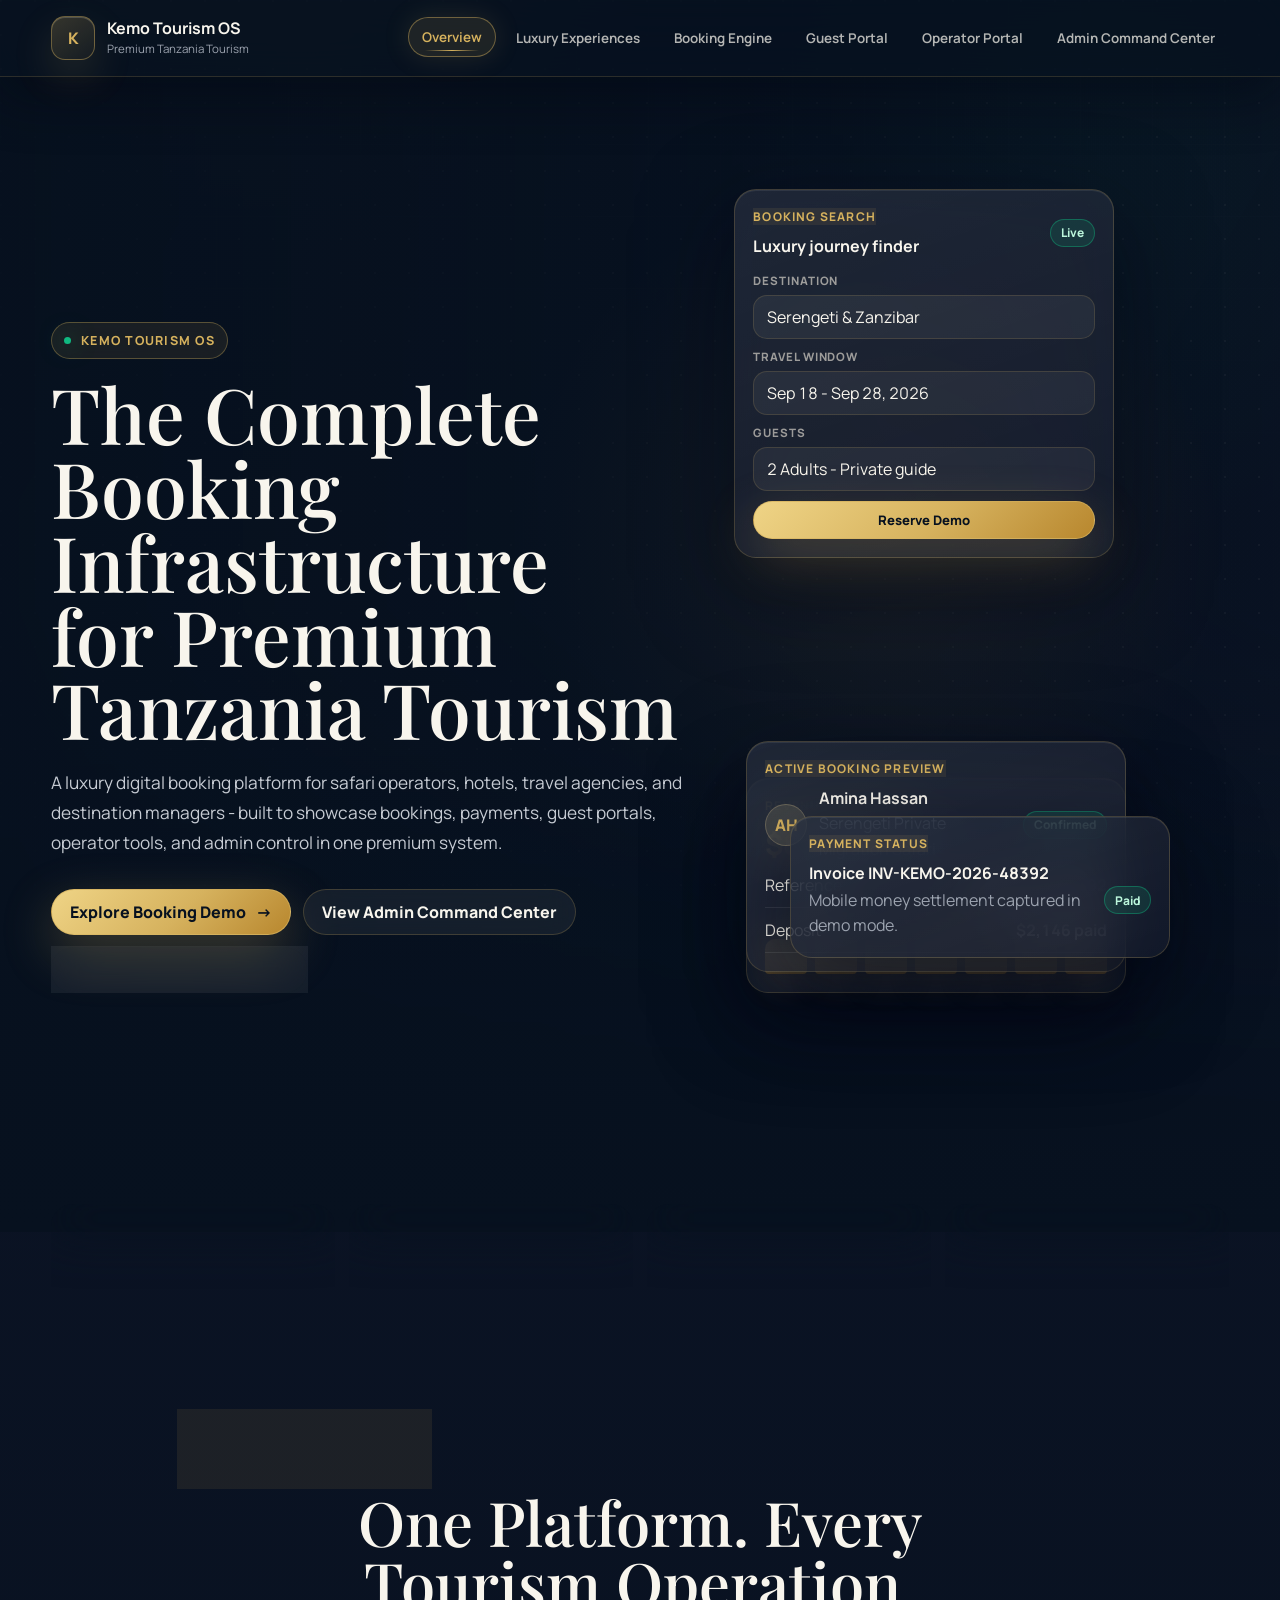
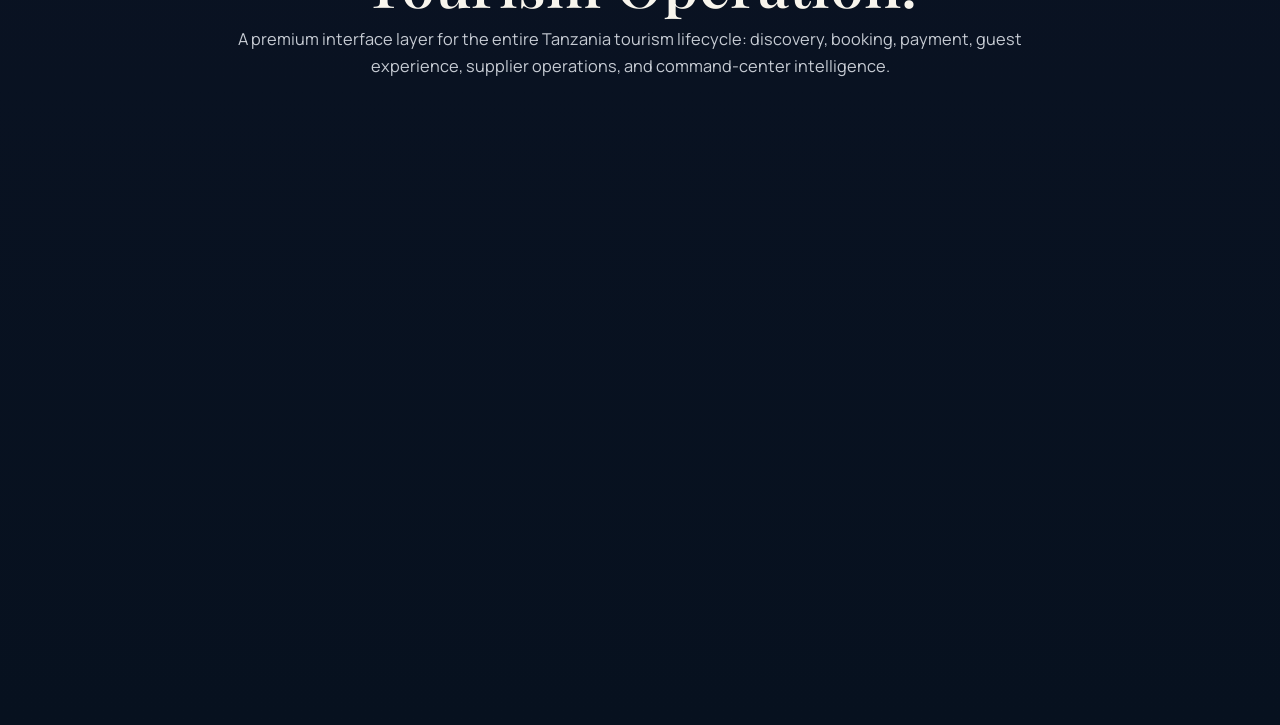
<file: index.html>
<!doctype html>
<html lang="en">
  <head>
    <meta charset="UTF-8" />
    <meta name="viewport" content="width=device-width, initial-scale=1.0" />
    <meta name="description" content="Kemo Tourism OS - premium booking infrastructure for Tanzania tourism." />
    <title>Kemo Tourism OS</title>
    <link rel="preconnect" href="https://images.unsplash.com" />
    <link rel="stylesheet" href="./styles.css" />
  </head>
  <body data-page="index">
    <div class="app-shell">
      <header class="topbar" id="topbar">
        <a class="brand" href="index.html" aria-label="Kemo Tourism OS overview">
          <span class="brand-mark">K</span>
          <span><strong>Kemo Tourism OS</strong><small>Premium Tanzania Tourism</small></span>
        </a>
        <button class="menu-toggle" type="button" data-menu-toggle aria-label="Open navigation"><span></span><span></span><span></span></button>
        <nav class="nav-links" id="navLinks" aria-label="Primary navigation"></nav>
      </header>

      <main>
        <section class="hero" style="--hero-image: url('https://images.unsplash.com/photo-1516426122078-c23e76319801?auto=format&fit=crop&w=2200&q=82')">
          <div class="hero-grid">
            <div class="hero-copy">
              <p class="eyebrow">Kemo Tourism OS</p>
              <h1>The Complete Booking Infrastructure for Premium Tanzania Tourism</h1>
              <p class="hero-subtitle">
                A luxury digital booking platform for safari operators, hotels, travel agencies, and destination managers - built to showcase bookings, payments, guest portals, operator tools, and admin control in one premium system.
              </p>
              <div class="cta-row">
                <a class="btn primary" href="booking.html">Explore Booking Demo <span aria-hidden="true">&rarr;</span></a>
                <a class="btn secondary" href="admin.html">View Admin Command Center</a>
                <a class="btn ghost" href="experiences.html">Explore Luxury Experiences</a>
              </div>
            </div>
            <div class="hero-panel" aria-label="Kemo Tourism OS previews">
              <div class="floating-card search-widget">
                <div class="card-title-row">
                  <div><div class="card-kicker">Booking Search</div><strong>Luxury journey finder</strong></div>
                  <span class="status-chip success">Live</span>
                </div>
                <div class="field-grid" style="margin-top:16px">
                  <label class="mini-field"><span>Destination</span><div class="input-shell">Serengeti & Zanzibar</div></label>
                  <label class="mini-field"><span>Travel Window</span><div class="input-shell">Sep 18 - Sep 28, 2026</div></label>
                  <label class="mini-field"><span>Guests</span><div class="input-shell">2 Adults - Private guide</div></label>
                  <a class="btn primary small" href="booking.html?id=serengeti">Reserve Demo</a>
                </div>
              </div>
              <div class="floating-card revenue-preview">
                <div class="split-row">
                  <div><div class="card-kicker">Revenue Dashboard</div><div class="metric gold" data-live-stat="revenue">$86,420</div></div>
                  <span class="trend">Live</span>
                </div>
                <div class="bar-stack" aria-hidden="true"><span style="height:38%"></span><span style="height:56%"></span><span style="height:44%"></span><span style="height:71%"></span><span style="height:83%"></span><span style="height:64%"></span><span style="height:92%"></span></div>
              </div>
              <div class="floating-card active-booking">
                <div class="card-kicker">Active Booking Preview</div>
                <div class="booking-person">
                  <div class="avatar">AH</div>
                  <div><strong>Amina Hassan</strong><p class="muted" style="margin:2px 0 0">Serengeti Private Migration Safari</p></div>
                  <span class="status-chip confirmed">Confirmed</span>
                </div>
                <div class="summary-line"><span>Reference</span><strong>KEMO-OS-48392</strong></div>
                <div class="summary-line"><span>Deposit</span><strong>$2,146 paid</strong></div>
              </div>
              <div class="floating-card payment-status-card">
                <div class="card-kicker">Payment Status</div>
                <div class="split-row">
                  <div>
                    <strong>Invoice INV-KEMO-2026-48392</strong>
                    <p class="muted" style="margin:4px 0 0">Mobile money settlement captured in demo mode.</p>
                  </div>
                  <span class="status-chip confirmed">Paid</span>
                </div>
              </div>
            </div>
          </div>
        </section>

        <div class="hero-stat-strip">
          <article class="stat-card"><strong data-live-stat="activeBookings">124</strong><span>Active Bookings</span></article>
          <article class="stat-card"><strong data-live-stat="revenue">$86,420</strong><span>Simulated Revenue</span></article>
          <article class="stat-card"><strong>38</strong><span>Luxury Experiences</span></article>
          <article class="stat-card"><strong>12</strong><span>Destination Partners</span></article>
        </div>

        <section class="section">
          <div class="section-header center">
            <p class="eyebrow">Operating System</p>
            <h2>One Platform. Every Tourism Operation.</h2>
            <p>A premium interface layer for the entire Tanzania tourism lifecycle: discovery, booking, payment, guest experience, supplier operations, and command-center intelligence.</p>
          </div>
          <div class="module-grid">
            <article class="module-card"><div class="module-icon">01</div><h3>Booking Engine</h3><p>Configure travel dates, guests, upgrades, deposits, invoices, and booking references.</p></article>
            <article class="module-card"><div class="module-icon">02</div><h3>Luxury Experience Inventory</h3><p>Manage premium safari, beach, trekking, culture, and honeymoon products.</p></article>
            <article class="module-card"><div class="module-icon">03</div><h3>Guest Portal</h3><p>Give guests one polished space for itineraries, invoices, documents, and support.</p></article>
            <article class="module-card"><div class="module-icon">04</div><h3>Operator Portal</h3><p>Let providers control availability, requests, guide assignments, vehicles, and payouts.</p></article>
            <article class="module-card"><div class="module-icon">05</div><h3>Payment Simulation</h3><p>Show mobile money, card, bank transfer, pay-on-arrival, deposit, and full payment flows.</p></article>
            <article class="module-card"><div class="module-icon">06</div><h3>Revenue Analytics</h3><p>Track simulated revenue, booking conversion, destination mix, and operator performance.</p></article>
            <article class="module-card"><div class="module-icon">07</div><h3>Admin Command Center</h3><p>Run approvals, payments, reservations, guests, operators, and system health centrally.</p></article>
            <article class="module-card"><div class="module-icon">08</div><h3>Destination Management</h3><p>Coordinate Tanzania destinations, partners, availability, and experience performance.</p></article>
          </div>
        </section>
      </main>
      <div id="modalRoot"></div>
    </div>
    <script src="./js/data.js"></script>
    <script src="./js/storage.js"></script>
    <script src="./js/utils.js"></script>
    <script src="./js/app.js"></script>
  </body>
</html>
</file>
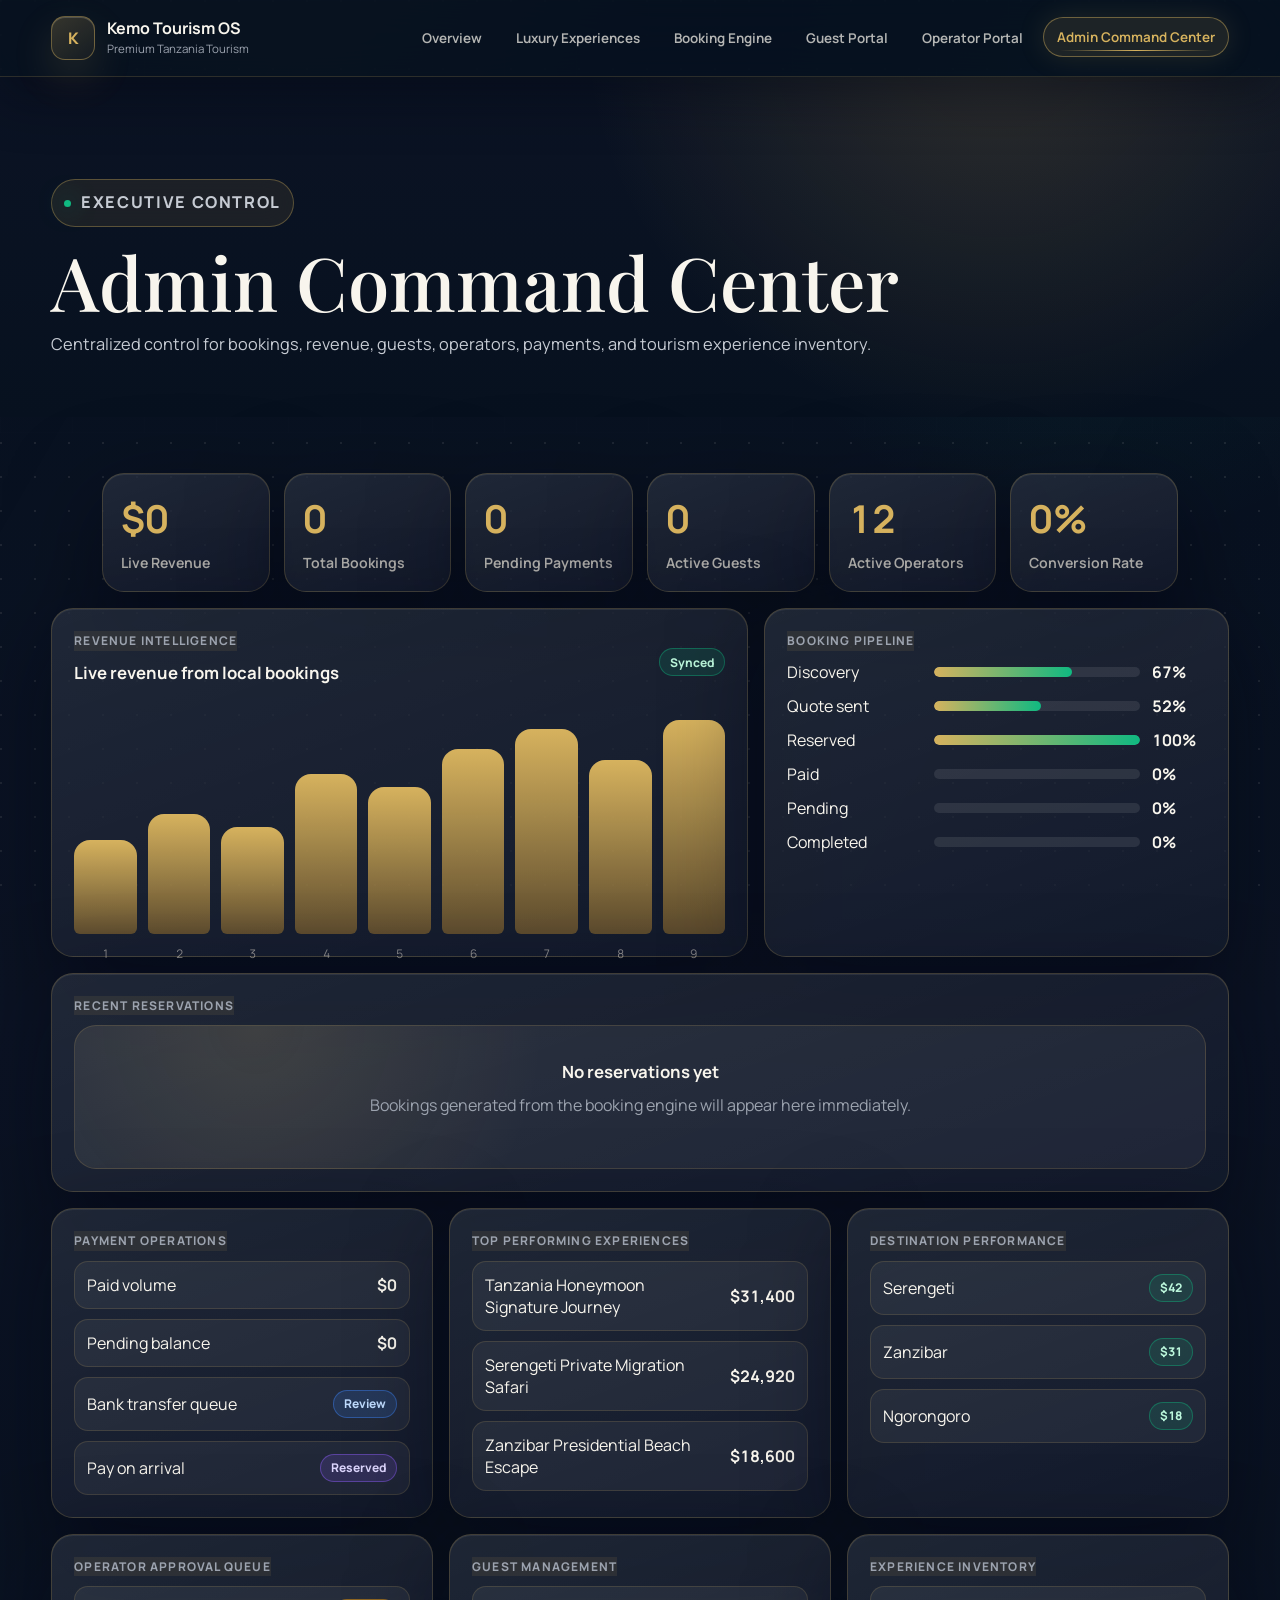
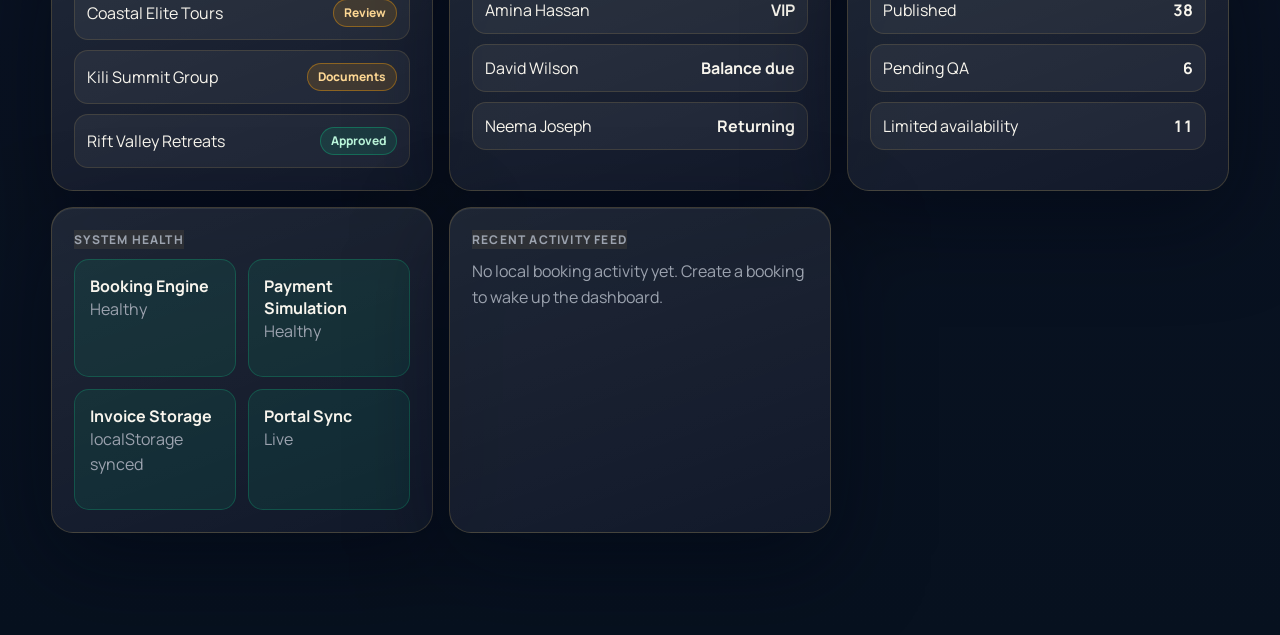
<file: admin.html>
<!doctype html>
<html lang="en">
  <head>
    <meta charset="UTF-8" />
    <meta name="viewport" content="width=device-width, initial-scale=1.0" />
    <title>Admin Command Center - Kemo Tourism OS</title>
    <link rel="stylesheet" href="./styles.css" />
  </head>
  <body data-page="admin">
    <div class="app-shell">
      <header class="topbar" id="topbar">
        <a class="brand" href="index.html"><span class="brand-mark">K</span><span><strong>Kemo Tourism OS</strong><small>Premium Tanzania Tourism</small></span></a>
        <button class="menu-toggle" type="button" data-menu-toggle aria-label="Open navigation"><span></span><span></span><span></span></button>
        <nav class="nav-links" id="navLinks" aria-label="Primary navigation"></nav>
      </header>
      <main>
        <section class="page-hero">
          <div class="page-title">
            <p class="eyebrow">Executive Control</p>
            <h1>Admin Command Center</h1>
            <p>Centralized control for bookings, revenue, guests, operators, payments, and tourism experience inventory.</p>
          </div>
        </section>
        <div id="adminRoot"></div>
      </main>
      <div id="modalRoot"></div>
    </div>
    <script src="./js/data.js"></script>
    <script src="./js/storage.js"></script>
    <script src="./js/utils.js"></script>
    <script src="./js/app.js"></script>
    <script src="./js/admin.js"></script>
  </body>
</html>
</file>
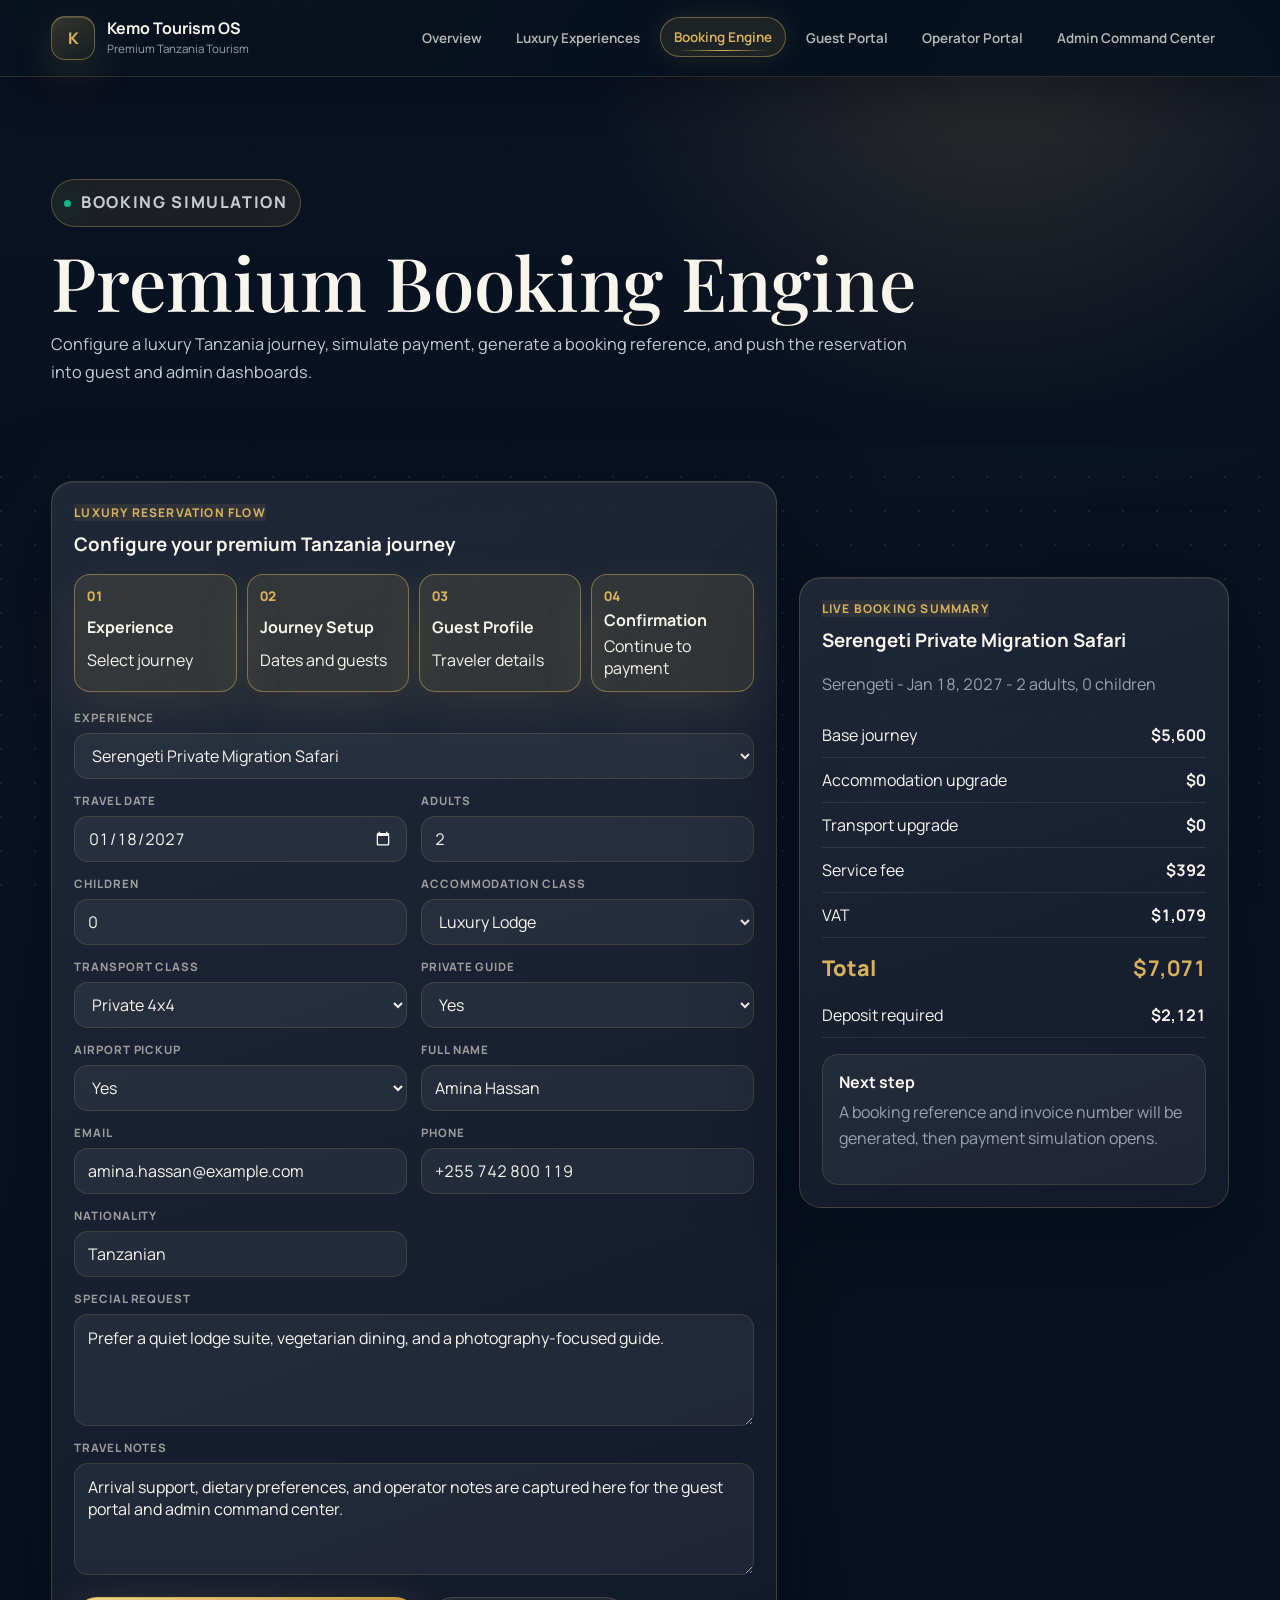
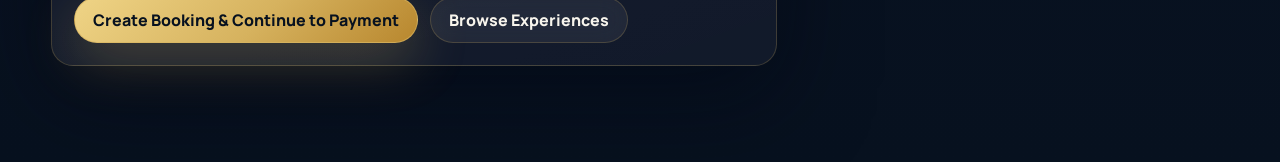
<file: booking.html>
<!doctype html>
<html lang="en">
  <head>
    <meta charset="UTF-8" />
    <meta name="viewport" content="width=device-width, initial-scale=1.0" />
    <title>Booking Engine - Kemo Tourism OS</title>
    <link rel="stylesheet" href="./styles.css" />
  </head>
  <body data-page="booking">
    <div class="app-shell">
      <header class="topbar" id="topbar">
        <a class="brand" href="index.html"><span class="brand-mark">K</span><span><strong>Kemo Tourism OS</strong><small>Premium Tanzania Tourism</small></span></a>
        <button class="menu-toggle" type="button" data-menu-toggle aria-label="Open navigation"><span></span><span></span><span></span></button>
        <nav class="nav-links" id="navLinks" aria-label="Primary navigation"></nav>
      </header>
      <main>
        <section class="page-hero">
          <div class="page-title">
            <p class="eyebrow">Booking Simulation</p>
            <h1>Premium Booking Engine</h1>
            <p>Configure a luxury Tanzania journey, simulate payment, generate a booking reference, and push the reservation into guest and admin dashboards.</p>
          </div>
        </section>
        <div id="bookingRoot"></div>
      </main>
      <div id="modalRoot"></div>
    </div>
    <script src="./js/data.js"></script>
    <script src="./js/storage.js"></script>
    <script src="./js/utils.js"></script>
    <script src="./js/app.js"></script>
    <script src="./js/booking.js"></script>
  </body>
</html>
</file>
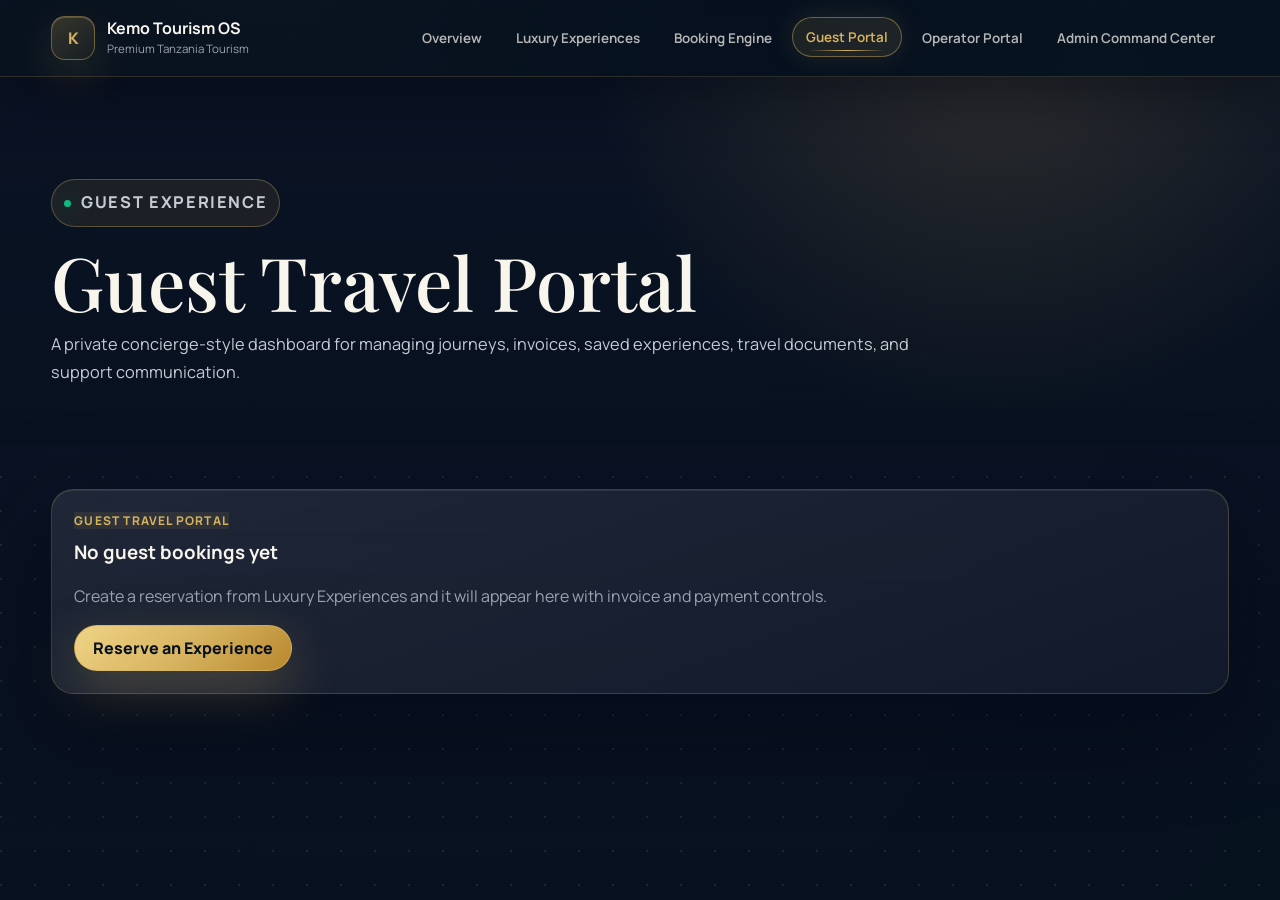
<file: guest-portal.html>
<!doctype html>
<html lang="en">
  <head>
    <meta charset="UTF-8" />
    <meta name="viewport" content="width=device-width, initial-scale=1.0" />
    <title>Guest Portal - Kemo Tourism OS</title>
    <link rel="stylesheet" href="./styles.css" />
  </head>
  <body data-page="guest">
    <div class="app-shell">
      <header class="topbar" id="topbar">
        <a class="brand" href="index.html"><span class="brand-mark">K</span><span><strong>Kemo Tourism OS</strong><small>Premium Tanzania Tourism</small></span></a>
        <button class="menu-toggle" type="button" data-menu-toggle aria-label="Open navigation"><span></span><span></span><span></span></button>
        <nav class="nav-links" id="navLinks" aria-label="Primary navigation"></nav>
      </header>
      <main>
        <section class="page-hero">
          <div class="page-title">
            <p class="eyebrow">Guest Experience</p>
            <h1>Guest Travel Portal</h1>
            <p>A private concierge-style dashboard for managing journeys, invoices, saved experiences, travel documents, and support communication.</p>
          </div>
        </section>
        <div id="guestPortalRoot"></div>
      </main>
      <div id="modalRoot"></div>
    </div>
    <script src="./js/data.js"></script>
    <script src="./js/storage.js"></script>
    <script src="./js/utils.js"></script>
    <script src="./js/app.js"></script>
    <script src="./js/guest-portal.js"></script>
  </body>
</html>
</file>
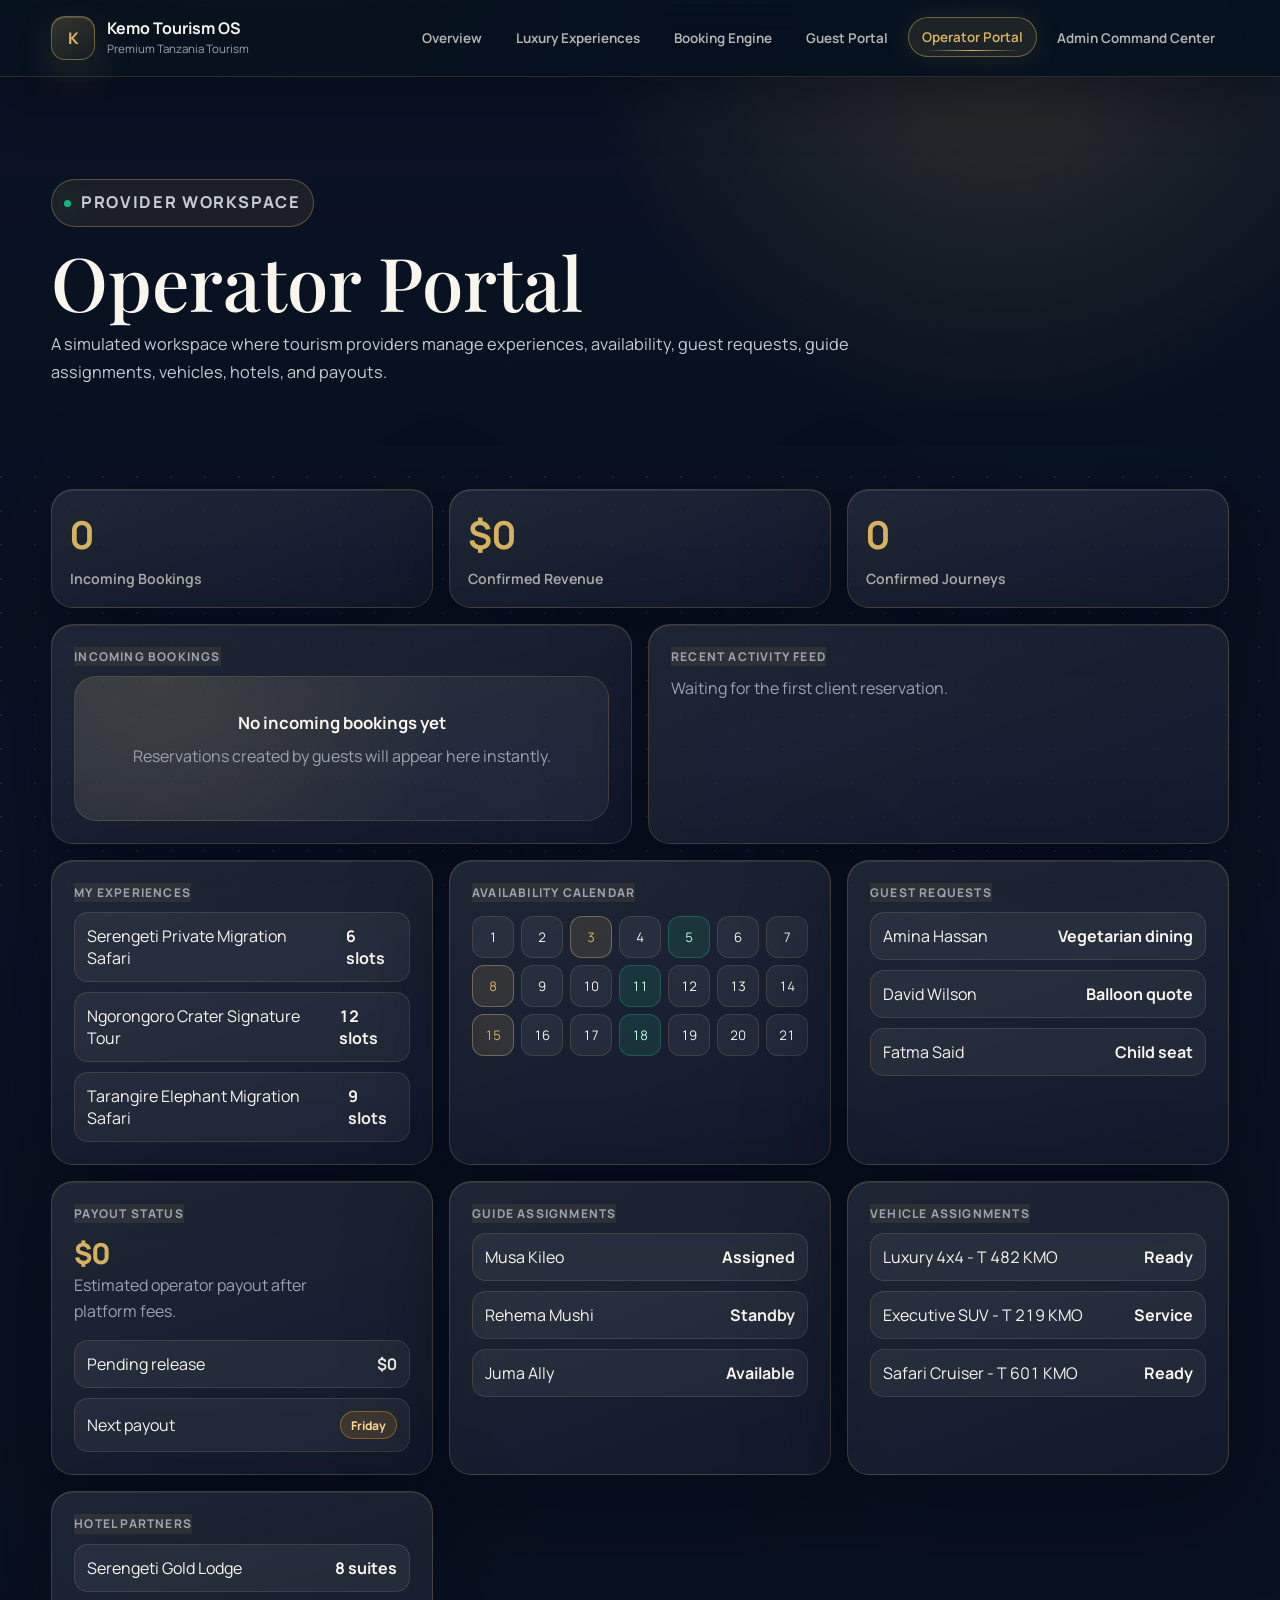
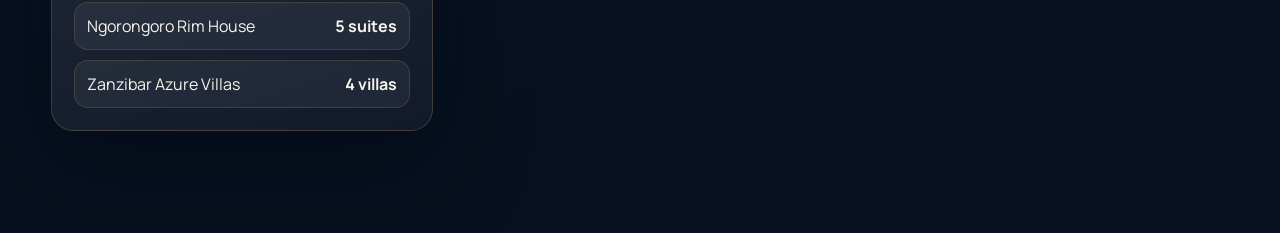
<file: operator-portal.html>
<!doctype html>
<html lang="en">
  <head>
    <meta charset="UTF-8" />
    <meta name="viewport" content="width=device-width, initial-scale=1.0" />
    <title>Operator Portal - Kemo Tourism OS</title>
    <link rel="stylesheet" href="./styles.css" />
  </head>
  <body data-page="operator">
    <div class="app-shell">
      <header class="topbar" id="topbar">
        <a class="brand" href="index.html"><span class="brand-mark">K</span><span><strong>Kemo Tourism OS</strong><small>Premium Tanzania Tourism</small></span></a>
        <button class="menu-toggle" type="button" data-menu-toggle aria-label="Open navigation"><span></span><span></span><span></span></button>
        <nav class="nav-links" id="navLinks" aria-label="Primary navigation"></nav>
      </header>
      <main>
        <section class="page-hero">
          <div class="page-title">
            <p class="eyebrow">Provider Workspace</p>
            <h1>Operator Portal</h1>
            <p>A simulated workspace where tourism providers manage experiences, availability, guest requests, guide assignments, vehicles, hotels, and payouts.</p>
          </div>
        </section>
        <div id="operatorRoot"></div>
      </main>
      <div id="modalRoot"></div>
    </div>
    <script src="./js/data.js"></script>
    <script src="./js/storage.js"></script>
    <script src="./js/utils.js"></script>
    <script src="./js/app.js"></script>
    <script src="./js/operator-portal.js"></script>
  </body>
</html>
</file>
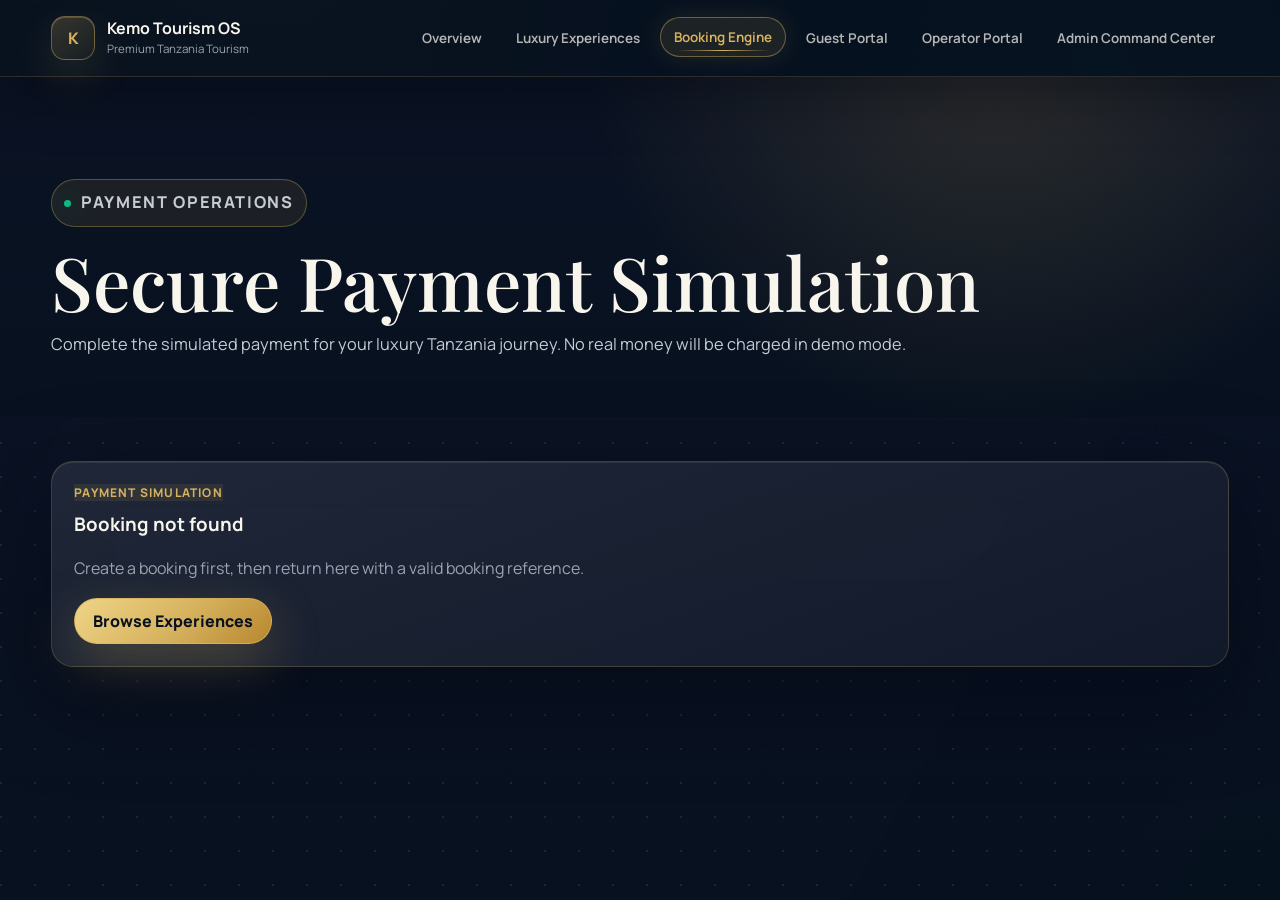
<file: payment.html>
<!doctype html>
<html lang="en">
  <head>
    <meta charset="UTF-8" />
    <meta name="viewport" content="width=device-width, initial-scale=1.0" />
    <title>Secure Payment Simulation - Kemo Tourism OS</title>
    <link rel="stylesheet" href="./styles.css" />
  </head>
  <body data-page="payment">
    <div class="app-shell">
      <header class="topbar" id="topbar">
        <a class="brand" href="index.html"><span class="brand-mark">K</span><span><strong>Kemo Tourism OS</strong><small>Premium Tanzania Tourism</small></span></a>
        <button class="menu-toggle" type="button" data-menu-toggle aria-label="Open navigation"><span></span><span></span><span></span></button>
        <nav class="nav-links" id="navLinks" aria-label="Primary navigation"></nav>
      </header>
      <main>
        <section class="page-hero">
          <div class="page-title">
            <p class="eyebrow">Payment Operations</p>
            <h1>Secure Payment Simulation</h1>
            <p>Complete the simulated payment for your luxury Tanzania journey. No real money will be charged in demo mode.</p>
          </div>
        </section>
        <div id="paymentRoot"></div>
      </main>
      <div id="modalRoot"></div>
    </div>
    <script src="./js/data.js"></script>
    <script src="./js/storage.js"></script>
    <script src="./js/utils.js"></script>
    <script src="./js/app.js"></script>
    <script src="./js/payment.js"></script>
  </body>
</html>
</file>
<file: styles.css>
@import url("https://fonts.googleapis.com/css2?family=Manrope:wght@400;500;600;700;800&family=Playfair+Display:wght@600;700&display=swap");

:root {
  --obsidian: #07111f;
  --obsidian-2: #0b1324;
  --navy: #07111f;
  --navy-2: #0b1324;
  --navy-3: #101a2d;
  --ivory: #f8f5ed;
  --ivory-muted: #9ca3af;
  --gold: #d6b25e;
  --gold-2: #d6b25e;
  --gold-3: #b8872e;
  --emerald: #10b981;
  --warning: #f59e0b;
  --ruby: #ef4444;
  --sky: #3b82f6;
  --purple: #8b5cf6;
  --glass: rgba(255, 255, 255, 0.06);
  --glass-strong: rgba(255, 255, 255, 0.1);
  --glass-border: rgba(214, 178, 94, 0.22);
  --shadow-soft: 0 28px 90px rgba(1, 6, 17, 0.56);
  --shadow-gold: 0 18px 52px rgba(214, 178, 94, 0.22);
  --radius-xl: 28px;
  --radius-lg: 22px;
  --radius-md: 16px;
  --radius-sm: 12px;
  --page-pad: clamp(18px, 4vw, 64px);
  color-scheme: dark;
}

* {
  box-sizing: border-box;
}

html {
  scroll-behavior: smooth;
}

body {
  margin: 0;
  min-height: 100vh;
  background:
    radial-gradient(circle at 18% 10%, rgba(200, 163, 93, 0.12), transparent 28rem),
    radial-gradient(circle at 78% 4%, rgba(33, 196, 135, 0.08), transparent 24rem),
    linear-gradient(145deg, var(--obsidian), #07111e 44%, #020407);
  color: var(--ivory);
  font-family:
    Inter, ui-sans-serif, system-ui, -apple-system, BlinkMacSystemFont, "Segoe UI",
    sans-serif;
  letter-spacing: 0;
}

body::before {
  position: fixed;
  inset: 0;
  z-index: -2;
  pointer-events: none;
  content: "";
  background-image:
    linear-gradient(rgba(255, 255, 255, 0.025) 1px, transparent 1px),
    linear-gradient(90deg, rgba(255, 255, 255, 0.018) 1px, transparent 1px);
  background-size: 72px 72px;
  mask-image: linear-gradient(to bottom, rgba(0, 0, 0, 0.9), transparent 72%);
}

a {
  color: inherit;
  text-decoration: none;
}

button,
input,
select,
textarea {
  font: inherit;
}

button {
  cursor: pointer;
}

.app-shell {
  min-height: 100vh;
}

.topbar {
  position: sticky;
  top: 0;
  z-index: 50;
  display: flex;
  align-items: center;
  justify-content: space-between;
  gap: 18px;
  padding: 16px var(--page-pad);
  border-bottom: 1px solid rgba(255, 255, 255, 0.09);
  background: rgba(5, 7, 12, 0.7);
  box-shadow: 0 14px 44px rgba(0, 0, 0, 0.28);
  backdrop-filter: blur(24px);
}

.brand {
  display: inline-flex;
  align-items: center;
  gap: 12px;
  min-width: max-content;
}

.brand-mark {
  display: grid;
  width: 44px;
  height: 44px;
  place-items: center;
  border: 1px solid rgba(240, 216, 157, 0.52);
  border-radius: 14px;
  background:
    linear-gradient(145deg, rgba(240, 216, 157, 0.22), rgba(200, 163, 93, 0.08)),
    rgba(255, 255, 255, 0.04);
  box-shadow: inset 0 1px 0 rgba(255, 255, 255, 0.3), var(--shadow-gold);
  color: var(--gold-2);
  font-weight: 800;
}

.brand strong,
.brand small {
  display: block;
}

.brand strong {
  font-size: 1rem;
  line-height: 1.1;
}

.brand small {
  margin-top: 3px;
  color: rgba(251, 244, 231, 0.62);
  font-size: 0.72rem;
}

.nav-links {
  display: flex;
  align-items: center;
  justify-content: flex-end;
  gap: 6px;
  width: 100%;
}

.nav-link {
  position: relative;
  display: inline-flex;
  align-items: center;
  justify-content: center;
  min-height: 40px;
  padding: 0 13px;
  border: 1px solid transparent;
  border-radius: 999px;
  color: rgba(251, 244, 231, 0.72);
  font-size: 0.84rem;
  font-weight: 650;
  white-space: nowrap;
  transition:
    color 180ms ease,
    border-color 180ms ease,
    background 180ms ease,
    transform 180ms ease;
}

.nav-link:hover,
.nav-link.active {
  border-color: rgba(240, 216, 157, 0.24);
  background: rgba(255, 255, 255, 0.08);
  color: var(--ivory);
  transform: translateY(-1px);
}

.nav-link.active::after {
  position: absolute;
  right: 16px;
  bottom: 5px;
  left: 16px;
  height: 1px;
  content: "";
  background: linear-gradient(90deg, transparent, var(--gold-2), transparent);
}

.menu-toggle {
  display: none;
  width: 44px;
  height: 44px;
  flex: 0 0 auto;
  place-items: center;
  border: 1px solid rgba(255, 255, 255, 0.12);
  border-radius: 14px;
  background: rgba(255, 255, 255, 0.08);
}

.menu-toggle span {
  display: block;
  width: 18px;
  height: 2px;
  margin: 3px auto;
  border-radius: 999px;
  background: var(--ivory);
}

.page {
  min-height: calc(100vh - 78px);
  animation: pageRise 420ms ease both;
}

@keyframes pageRise {
  from {
    opacity: 0;
    transform: translateY(12px);
  }
  to {
    opacity: 1;
    transform: translateY(0);
  }
}

.hero {
  position: relative;
  isolation: isolate;
  overflow: hidden;
  min-height: clamp(720px, calc(100vh - 78px), 940px);
  padding: clamp(74px, 8vw, 124px) var(--page-pad) 96px;
  background-image:
    linear-gradient(90deg, rgba(5, 7, 12, 0.9) 0%, rgba(7, 24, 45, 0.76) 42%, rgba(5, 7, 12, 0.4) 100%),
    linear-gradient(0deg, rgba(5, 7, 12, 1), rgba(5, 7, 12, 0.05) 45%),
    var(--hero-image);
  background-position: center;
  background-size: cover;
}

.hero::after {
  position: absolute;
  inset: auto 0 0;
  z-index: -1;
  height: 42%;
  content: "";
  background: linear-gradient(180deg, transparent, rgba(5, 7, 12, 0.96));
}

.hero-grid {
  display: grid;
  grid-template-columns: minmax(0, 1.02fr) minmax(340px, 0.78fr);
  gap: clamp(32px, 5vw, 74px);
  width: min(1440px, 100%);
  margin: 0 auto;
}

.hero-copy {
  align-self: center;
}

.eyebrow {
  display: inline-flex;
  align-items: center;
  gap: 10px;
  margin: 0 0 18px;
  padding: 9px 12px;
  border: 1px solid rgba(240, 216, 157, 0.28);
  border-radius: 999px;
  background: rgba(255, 255, 255, 0.075);
  color: var(--gold-2);
  font-size: 0.78rem;
  font-weight: 760;
  letter-spacing: 0.08em;
  text-transform: uppercase;
  backdrop-filter: blur(16px);
}

.eyebrow::before {
  width: 7px;
  height: 7px;
  border-radius: 999px;
  content: "";
  background: var(--emerald);
  box-shadow: 0 0 24px rgba(33, 196, 135, 0.8);
}

h1,
h2,
h3,
p {
  margin-top: 0;
}

.hero h1 {
  max-width: 950px;
  margin-bottom: 22px;
  font-family: Georgia, "Times New Roman", serif;
  font-size: clamp(3.1rem, 5.8vw, 6rem);
  font-weight: 540;
  line-height: 0.98;
  letter-spacing: 0;
}

.hero-subtitle {
  max-width: 820px;
  margin-bottom: 30px;
  color: rgba(251, 244, 231, 0.78);
  font-size: clamp(1.03rem, 1.35vw, 1.28rem);
  line-height: 1.75;
}

.cta-row,
.button-row {
  display: flex;
  flex-wrap: wrap;
  gap: 12px;
}

.btn {
  display: inline-flex;
  align-items: center;
  justify-content: center;
  gap: 10px;
  min-height: 46px;
  padding: 0 18px;
  border: 1px solid transparent;
  border-radius: 999px;
  color: var(--ivory);
  font-weight: 780;
  transition:
    transform 180ms ease,
    box-shadow 180ms ease,
    border-color 180ms ease,
    background 180ms ease;
}

.btn:hover {
  transform: translateY(-2px);
}

.btn.primary {
  border-color: rgba(240, 216, 157, 0.62);
  background: linear-gradient(135deg, var(--gold-2), var(--gold) 52%, #9f7836);
  box-shadow: 0 18px 54px rgba(200, 163, 93, 0.28);
  color: #101018;
}

.btn.primary:hover {
  box-shadow: 0 24px 68px rgba(240, 216, 157, 0.33);
}

.btn.secondary,
.btn.ghost {
  border-color: rgba(255, 255, 255, 0.14);
  background: rgba(255, 255, 255, 0.08);
  backdrop-filter: blur(14px);
}

.btn.secondary:hover,
.btn.ghost:hover {
  border-color: rgba(240, 216, 157, 0.34);
  background: rgba(255, 255, 255, 0.13);
}

.btn.small {
  min-height: 38px;
  padding: 0 13px;
  font-size: 0.82rem;
}

.hero-panel {
  position: relative;
  align-self: center;
  min-height: 590px;
}

.floating-card {
  position: absolute;
  width: min(100%, 380px);
  border: 1px solid var(--glass-border);
  border-radius: var(--radius-lg);
  background:
    linear-gradient(160deg, rgba(255, 255, 255, 0.16), rgba(255, 255, 255, 0.055)),
    rgba(5, 7, 12, 0.5);
  box-shadow: var(--shadow-soft);
  backdrop-filter: blur(24px);
  transition:
    transform 220ms ease,
    border-color 220ms ease;
}

.floating-card:hover {
  border-color: rgba(240, 216, 157, 0.38);
  transform: translateY(-4px);
}

.floating-card.search-widget {
  top: 10px;
  right: 12px;
  padding: 18px;
}

.floating-card.revenue-preview {
  top: 230px;
  left: 0;
  padding: 18px;
}

.floating-card.active-booking {
  right: 0;
  bottom: 22px;
  padding: 18px;
}

.card-kicker {
  margin-bottom: 10px;
  color: rgba(251, 244, 231, 0.56);
  font-size: 0.75rem;
  font-weight: 750;
  letter-spacing: 0.1em;
  text-transform: uppercase;
}

.card-title-row,
.split-row {
  display: flex;
  align-items: center;
  justify-content: space-between;
  gap: 14px;
}

.search-widget .field-grid {
  display: grid;
  gap: 10px;
}

.mini-field,
.filter-field {
  display: grid;
  gap: 7px;
}

.mini-field span,
.filter-field > span,
.form-field > span {
  color: rgba(251, 244, 231, 0.58);
  font-size: 0.72rem;
  font-weight: 760;
  letter-spacing: 0.08em;
  text-transform: uppercase;
}

.input-shell,
input,
select,
textarea {
  width: 100%;
  border: 1px solid rgba(255, 255, 255, 0.12);
  border-radius: 14px;
  background: rgba(255, 255, 255, 0.085);
  color: var(--ivory);
  outline: none;
  transition:
    border-color 170ms ease,
    box-shadow 170ms ease,
    background 170ms ease;
}

.input-shell {
  display: flex;
  align-items: center;
  min-height: 44px;
  padding: 0 13px;
}

input,
select,
textarea {
  min-height: 46px;
  padding: 0 13px;
}

textarea {
  min-height: 112px;
  padding-top: 12px;
  resize: vertical;
}

select option {
  background: #09111d;
  color: var(--ivory);
}

input:focus,
select:focus,
textarea:focus {
  border-color: rgba(240, 216, 157, 0.55);
  background: rgba(255, 255, 255, 0.11);
  box-shadow: 0 0 0 4px rgba(200, 163, 93, 0.12);
}

.metric {
  font-size: 1.8rem;
  font-weight: 850;
}

.metric.gold {
  color: var(--gold-2);
}

.trend {
  color: var(--emerald);
  font-size: 0.82rem;
  font-weight: 780;
}

.bar-stack {
  display: flex;
  align-items: end;
  gap: 8px;
  height: 92px;
  margin-top: 18px;
}

.bar-stack span {
  flex: 1;
  min-width: 18px;
  border-radius: 10px 10px 4px 4px;
  background: linear-gradient(180deg, var(--gold-2), rgba(200, 163, 93, 0.3));
  box-shadow: 0 12px 28px rgba(200, 163, 93, 0.18);
}

.booking-person {
  display: grid;
  grid-template-columns: 42px 1fr auto;
  align-items: center;
  gap: 12px;
}

.avatar {
  display: grid;
  width: 42px;
  height: 42px;
  place-items: center;
  border: 1px solid rgba(240, 216, 157, 0.24);
  border-radius: 999px;
  background: rgba(240, 216, 157, 0.12);
  color: var(--gold-2);
  font-weight: 850;
}

.status-chip,
.pill,
.availability,
.level-badge {
  display: inline-flex;
  align-items: center;
  justify-content: center;
  min-height: 28px;
  padding: 0 10px;
  border: 1px solid rgba(255, 255, 255, 0.14);
  border-radius: 999px;
  background: rgba(255, 255, 255, 0.08);
  color: rgba(251, 244, 231, 0.86);
  font-size: 0.75rem;
  font-weight: 760;
  white-space: nowrap;
}

.status-chip.confirmed,
.status-chip.success,
.availability.open {
  border-color: rgba(33, 196, 135, 0.34);
  background: rgba(33, 196, 135, 0.14);
  color: #bdf7dc;
}

.status-chip.pending,
.availability.limited {
  border-color: rgba(240, 216, 157, 0.32);
  background: rgba(200, 163, 93, 0.14);
  color: var(--gold-2);
}

.status-chip.blue {
  border-color: rgba(136, 199, 248, 0.38);
  background: rgba(136, 199, 248, 0.14);
  color: #cfeaff;
}

.status-chip.purple {
  border-color: rgba(184, 145, 255, 0.4);
  background: rgba(184, 145, 255, 0.15);
  color: #e3d4ff;
}

.status-chip.cancelled {
  border-color: rgba(255, 119, 109, 0.34);
  background: rgba(255, 119, 109, 0.13);
  color: #ffc5c0;
}

.hero-stat-strip {
  display: grid;
  grid-template-columns: repeat(4, minmax(150px, 1fr));
  gap: 14px;
  width: min(1440px, calc(100% - (var(--page-pad) * 2)));
  margin: -28px auto 0;
  position: relative;
  z-index: 4;
}

.stat-card,
.glass-card,
.module-card,
.experience-card,
.portal-card,
.dashboard-card {
  border: 1px solid var(--glass-border);
  border-radius: var(--radius-lg);
  background:
    linear-gradient(160deg, rgba(255, 255, 255, 0.105), rgba(255, 255, 255, 0.045)),
    rgba(7, 24, 45, 0.36);
  box-shadow: var(--shadow-soft);
  backdrop-filter: blur(22px);
}

.stat-card {
  padding: 18px;
}

.stat-card strong {
  display: block;
  margin-bottom: 6px;
  color: var(--gold-2);
  font-size: clamp(1.55rem, 3vw, 2.4rem);
}

.stat-card span {
  color: rgba(251, 244, 231, 0.66);
  font-size: 0.88rem;
  font-weight: 650;
}

.section {
  width: min(1440px, calc(100% - (var(--page-pad) * 2)));
  margin: 0 auto;
  padding: clamp(66px, 8vw, 108px) 0;
}

.section.compact {
  padding-top: 44px;
}

.section-header {
  display: flex;
  align-items: end;
  justify-content: space-between;
  gap: 30px;
  margin-bottom: 28px;
}

.section-header.center {
  display: block;
  max-width: 880px;
  margin-inline: auto;
  text-align: center;
}

.section-header h2,
.page-title h1,
.details-title h1 {
  margin-bottom: 12px;
  font-family: Georgia, "Times New Roman", serif;
  font-weight: 540;
  line-height: 1;
  letter-spacing: 0;
}

.section-header h2 {
  font-size: clamp(2.2rem, 4.8vw, 4.9rem);
}

.page-title h1,
.details-title h1 {
  font-size: clamp(2.7rem, 5.8vw, 6rem);
}

.section-header p,
.page-title p,
.details-title p {
  max-width: 860px;
  color: rgba(251, 244, 231, 0.68);
  font-size: 1.02rem;
  line-height: 1.7;
}

.module-grid {
  display: grid;
  grid-template-columns: repeat(4, minmax(0, 1fr));
  gap: 16px;
}

.module-card {
  min-height: 190px;
  padding: 22px;
  transition:
    transform 180ms ease,
    border-color 180ms ease,
    background 180ms ease;
}

.module-card:hover,
.experience-card:hover,
.portal-card:hover,
.dashboard-card:hover {
  border-color: rgba(240, 216, 157, 0.28);
  background:
    linear-gradient(160deg, rgba(255, 255, 255, 0.13), rgba(255, 255, 255, 0.055)),
    rgba(7, 24, 45, 0.46);
  transform: translateY(-4px);
}

.module-icon {
  display: grid;
  width: 42px;
  height: 42px;
  margin-bottom: 22px;
  place-items: center;
  border: 1px solid rgba(240, 216, 157, 0.24);
  border-radius: 14px;
  background: rgba(240, 216, 157, 0.11);
  color: var(--gold-2);
  font-weight: 900;
}

.module-card h3,
.portal-card h3,
.dashboard-card h3 {
  margin-bottom: 10px;
  font-size: 1.05rem;
}

.module-card p,
.portal-card p,
.dashboard-card p,
.muted {
  color: rgba(251, 244, 231, 0.62);
  line-height: 1.6;
}

.page-hero {
  padding: clamp(68px, 8vw, 118px) var(--page-pad) 42px;
  background:
    linear-gradient(180deg, rgba(7, 24, 45, 0.76), rgba(5, 7, 12, 0.16)),
    radial-gradient(circle at 88% 0%, rgba(200, 163, 93, 0.14), transparent 28rem);
}

.page-title {
  width: min(1440px, 100%);
  margin: 0 auto;
}

.filter-bar {
  display: grid;
  grid-template-columns: 1.4fr repeat(6, minmax(126px, 1fr)) minmax(150px, 1fr);
  gap: 12px;
  padding: 16px;
  border: 1px solid rgba(255, 255, 255, 0.12);
  border-radius: var(--radius-lg);
  background: rgba(255, 255, 255, 0.07);
  box-shadow: var(--shadow-soft);
  backdrop-filter: blur(20px);
}

.experience-grid {
  display: grid;
  grid-template-columns: repeat(3, minmax(0, 1fr));
  gap: 18px;
  margin-top: 22px;
}

.experience-card {
  overflow: hidden;
  transition:
    transform 180ms ease,
    border-color 180ms ease,
    background 180ms ease;
}

.experience-media {
  position: relative;
  min-height: 255px;
  overflow: hidden;
}

.experience-media img,
.gallery-main img,
.gallery-thumb img,
.saved-card img {
  width: 100%;
  height: 100%;
  object-fit: cover;
  display: block;
}

.experience-media img {
  position: absolute;
  inset: 0;
  transition: transform 420ms ease;
}

.experience-card:hover .experience-media img {
  transform: scale(1.045);
}

.experience-media::after,
.gallery-main::after {
  position: absolute;
  inset: 0;
  content: "";
  background: linear-gradient(180deg, transparent 42%, rgba(5, 7, 12, 0.84));
}

.wishlist {
  position: absolute;
  top: 14px;
  right: 14px;
  z-index: 2;
  display: grid;
  width: 42px;
  height: 42px;
  place-items: center;
  border: 1px solid rgba(255, 255, 255, 0.18);
  border-radius: 999px;
  background: rgba(5, 7, 12, 0.48);
  color: var(--ivory);
  font-size: 1.18rem;
  backdrop-filter: blur(16px);
}

.media-badges {
  position: absolute;
  right: 14px;
  bottom: 14px;
  left: 14px;
  z-index: 2;
  display: flex;
  flex-wrap: wrap;
  gap: 7px;
}

.experience-body {
  padding: 20px;
}

.experience-meta {
  display: flex;
  flex-wrap: wrap;
  gap: 8px;
  margin-bottom: 14px;
}

.experience-body h3 {
  margin-bottom: 10px;
  font-family: Georgia, "Times New Roman", serif;
  font-size: 1.55rem;
  font-weight: 540;
  line-height: 1.1;
}

.rating-row {
  display: flex;
  flex-wrap: wrap;
  align-items: center;
  justify-content: space-between;
  gap: 12px;
  margin: 18px 0;
}

.rating {
  color: var(--gold-2);
  font-weight: 800;
}

.price {
  font-size: 1.35rem;
  font-weight: 850;
}

.price small {
  color: rgba(251, 244, 231, 0.55);
  font-size: 0.76rem;
  font-weight: 650;
}

.empty-state {
  grid-column: 1 / -1;
  padding: 34px;
  border: 1px solid rgba(255, 255, 255, 0.12);
  border-radius: var(--radius-lg);
  background: rgba(255, 255, 255, 0.07);
  text-align: center;
}

.details-hero {
  position: relative;
  padding: 48px var(--page-pad) 22px;
}

.details-shell {
  display: grid;
  grid-template-columns: minmax(0, 1fr) minmax(330px, 420px);
  gap: 22px;
  width: min(1440px, 100%);
  margin: 0 auto;
}

.gallery {
  display: grid;
  grid-template-columns: 1.4fr 0.6fr;
  gap: 12px;
  min-height: 520px;
}

.gallery-main,
.gallery-thumb {
  position: relative;
  overflow: hidden;
  border: 1px solid rgba(255, 255, 255, 0.13);
  border-radius: var(--radius-xl);
  background: rgba(255, 255, 255, 0.06);
}

.gallery-thumb-grid {
  display: grid;
  gap: 12px;
}

.details-title {
  width: min(1440px, 100%);
  margin: 0 auto 26px;
}

.details-title .meta-line {
  display: flex;
  flex-wrap: wrap;
  gap: 10px;
  margin-top: 16px;
}

.details-content {
  display: grid;
  grid-template-columns: minmax(0, 1fr) minmax(330px, 420px);
  gap: 22px;
  width: min(1440px, calc(100% - (var(--page-pad) * 2)));
  margin: 0 auto;
  padding: 36px 0 96px;
}

.content-stack {
  display: grid;
  gap: 18px;
}

.glass-card,
.portal-card,
.dashboard-card {
  padding: 22px;
  transition:
    transform 180ms ease,
    border-color 180ms ease,
    background 180ms ease;
}

.highlight-grid,
.included-grid,
.portal-grid,
.admin-grid,
.operator-grid {
  display: grid;
  gap: 16px;
}

.highlight-grid {
  grid-template-columns: repeat(3, minmax(0, 1fr));
}

.mini-panel {
  padding: 16px;
  border: 1px solid rgba(255, 255, 255, 0.1);
  border-radius: 16px;
  background: rgba(255, 255, 255, 0.055);
}

.mini-panel strong {
  display: block;
  margin-bottom: 7px;
}

.itinerary {
  display: grid;
  gap: 12px;
}

.itinerary-item {
  display: grid;
  grid-template-columns: 58px 1fr;
  gap: 14px;
}

.day-badge {
  display: grid;
  width: 52px;
  height: 52px;
  place-items: center;
  border: 1px solid rgba(240, 216, 157, 0.25);
  border-radius: 16px;
  background: rgba(240, 216, 157, 0.11);
  color: var(--gold-2);
  font-weight: 850;
}

.guide-card {
  display: grid;
  grid-template-columns: 92px 1fr;
  gap: 16px;
  align-items: center;
}

.guide-photo {
  width: 92px;
  height: 92px;
  border: 1px solid rgba(240, 216, 157, 0.25);
  border-radius: 22px;
  background:
    linear-gradient(160deg, rgba(240, 216, 157, 0.22), rgba(33, 196, 135, 0.11)),
    rgba(255, 255, 255, 0.05);
  display: grid;
  place-items: center;
  color: var(--gold-2);
  font-size: 1.6rem;
  font-weight: 860;
}

.service-list {
  display: grid;
  grid-template-columns: repeat(2, minmax(0, 1fr));
  gap: 10px;
  padding: 0;
  margin: 0;
  list-style: none;
}

.service-list li {
  padding: 12px 13px;
  border: 1px solid rgba(255, 255, 255, 0.1);
  border-radius: 14px;
  background: rgba(255, 255, 255, 0.055);
}

.reservation-card {
  position: sticky;
  top: 96px;
  align-self: start;
  padding: 24px;
  border: 1px solid rgba(240, 216, 157, 0.23);
  border-radius: var(--radius-xl);
  background:
    linear-gradient(165deg, rgba(240, 216, 157, 0.15), rgba(255, 255, 255, 0.055)),
    rgba(5, 7, 12, 0.76);
  box-shadow: var(--shadow-soft), var(--shadow-gold);
  backdrop-filter: blur(26px);
}

.reservation-card h3 {
  margin-bottom: 6px;
  font-size: 1.05rem;
}

.reservation-price {
  margin: 8px 0;
  color: var(--gold-2);
  font-size: 2.2rem;
  font-weight: 880;
}

.calendar-grid {
  display: grid;
  grid-template-columns: repeat(7, 1fr);
  gap: 7px;
  margin-top: 14px;
}

.date-cell {
  display: grid;
  min-height: 42px;
  place-items: center;
  border: 1px solid rgba(255, 255, 255, 0.1);
  border-radius: 12px;
  background: rgba(255, 255, 255, 0.06);
  color: rgba(251, 244, 231, 0.7);
  font-size: 0.82rem;
}

.date-cell.hot {
  border-color: rgba(240, 216, 157, 0.32);
  background: rgba(200, 163, 93, 0.14);
  color: var(--gold-2);
}

.date-cell.open {
  border-color: rgba(33, 196, 135, 0.3);
  background: rgba(33, 196, 135, 0.12);
  color: #bcf8dd;
}

.booking-layout {
  display: grid;
  grid-template-columns: minmax(0, 1fr) minmax(330px, 430px);
  gap: 22px;
  width: min(1440px, calc(100% - (var(--page-pad) * 2)));
  margin: 0 auto;
  padding: 36px 0 96px;
}

.stepper {
  display: grid;
  grid-template-columns: repeat(5, 1fr);
  gap: 8px;
  margin-bottom: 18px;
}

.step-button {
  display: grid;
  gap: 4px;
  min-height: 68px;
  padding: 12px;
  border: 1px solid rgba(255, 255, 255, 0.11);
  border-radius: 16px;
  background: rgba(255, 255, 255, 0.06);
  color: rgba(251, 244, 231, 0.66);
  text-align: left;
  transition:
    border-color 170ms ease,
    background 170ms ease,
    transform 170ms ease;
}

.step-button:hover,
.step-button.active {
  border-color: rgba(240, 216, 157, 0.32);
  background: rgba(200, 163, 93, 0.12);
  color: var(--ivory);
  transform: translateY(-2px);
}

.step-button small {
  color: var(--gold-2);
  font-weight: 850;
}

.form-grid {
  display: grid;
  grid-template-columns: repeat(2, minmax(0, 1fr));
  gap: 14px;
}

.form-field.full {
  grid-column: 1 / -1;
}

.form-field {
  display: grid;
  gap: 8px;
}

.payment-grid {
  display: grid;
  grid-template-columns: repeat(2, minmax(0, 1fr));
  gap: 12px;
}

.payment-card {
  display: grid;
  min-height: 118px;
  gap: 8px;
  padding: 16px;
  border: 1px solid rgba(255, 255, 255, 0.12);
  border-radius: 18px;
  background: rgba(255, 255, 255, 0.06);
  color: var(--ivory);
  text-align: left;
  transition:
    border-color 170ms ease,
    background 170ms ease,
    transform 170ms ease;
}

.payment-card:hover,
.payment-card.selected {
  border-color: rgba(240, 216, 157, 0.38);
  background: rgba(200, 163, 93, 0.13);
  transform: translateY(-2px);
}

.summary-card {
  position: sticky;
  top: 96px;
  align-self: start;
}

.summary-line {
  display: flex;
  justify-content: space-between;
  gap: 16px;
  padding: 11px 0;
  border-bottom: 1px solid rgba(255, 255, 255, 0.09);
}

.summary-line.total {
  margin-top: 4px;
  border-bottom: 0;
  color: var(--gold-2);
  font-size: 1.35rem;
  font-weight: 880;
}

.confirmation-card {
  display: grid;
  gap: 18px;
  padding: 26px;
  border: 1px solid rgba(33, 196, 135, 0.3);
  border-radius: var(--radius-lg);
  background: rgba(33, 196, 135, 0.1);
}

.reference-generator {
  display: flex;
  flex-wrap: wrap;
  align-items: center;
  gap: 12px;
  margin-top: 18px;
  padding: 16px;
  border: 1px solid rgba(240, 216, 157, 0.28);
  border-radius: 16px;
  background: rgba(200, 163, 93, 0.12);
}

.reference-generator[hidden] {
  display: none;
}

.reference-generator em {
  color: var(--gold-2);
  font-style: normal;
  font-weight: 850;
}

.pulse-dot {
  width: 12px;
  height: 12px;
  border-radius: 999px;
  background: var(--emerald);
  box-shadow: 0 0 0 rgba(33, 196, 135, 0.7);
  animation: pulseDot 1.4s infinite;
}

@keyframes pulseDot {
  0% {
    box-shadow: 0 0 0 0 rgba(33, 196, 135, 0.7);
  }
  70% {
    box-shadow: 0 0 0 12px rgba(33, 196, 135, 0);
  }
  100% {
    box-shadow: 0 0 0 0 rgba(33, 196, 135, 0);
  }
}

.booking-form button:disabled,
.payment-form button:disabled {
  opacity: 0.62;
  cursor: wait;
}

.payment-layout {
  align-items: start;
}

.method-grid {
  grid-template-columns: repeat(2, minmax(0, 1fr));
}

.process-list {
  display: grid;
  gap: 12px;
}

.process-step {
  display: grid;
  grid-template-columns: 22px 1fr;
  gap: 12px;
  align-items: center;
  padding: 12px;
  border: 1px solid rgba(255, 255, 255, 0.09);
  border-radius: 14px;
  background: rgba(255, 255, 255, 0.045);
  color: rgba(251, 244, 231, 0.54);
  transition:
    color 180ms ease,
    border-color 180ms ease,
    background 180ms ease,
    transform 180ms ease;
}

.process-step.active {
  border-color: rgba(33, 196, 135, 0.32);
  background: rgba(33, 196, 135, 0.1);
  color: var(--ivory);
  transform: translateX(4px);
}

.portal-detail-grid {
  display: grid;
  grid-template-columns: repeat(3, minmax(0, 1fr));
  gap: 12px;
  margin-top: 16px;
}

.portal-detail-grid .mini-panel {
  display: grid;
  gap: 6px;
}

.live-booking-card {
  position: relative;
  overflow: hidden;
}

.live-booking-card::before {
  position: absolute;
  inset: 0 auto 0 0;
  width: 3px;
  content: "";
  background: linear-gradient(180deg, var(--gold-2), var(--emerald));
}

.toast-root {
  position: fixed;
  right: 18px;
  bottom: 18px;
  z-index: 200;
  display: grid;
  gap: 10px;
  width: min(360px, calc(100vw - 36px));
  pointer-events: none;
}

.toast {
  padding: 14px 16px;
  border: 1px solid rgba(255, 255, 255, 0.14);
  border-radius: 16px;
  background:
    linear-gradient(160deg, rgba(255, 255, 255, 0.13), rgba(255, 255, 255, 0.055)),
    rgba(5, 7, 12, 0.9);
  box-shadow: var(--shadow-soft);
  color: var(--ivory);
  font-weight: 760;
  opacity: 0;
  transform: translateY(12px);
  transition:
    opacity 180ms ease,
    transform 180ms ease;
  backdrop-filter: blur(20px);
}

.toast.show {
  opacity: 1;
  transform: translateY(0);
}

.toast.success {
  border-color: rgba(33, 196, 135, 0.34);
}

.toast.warning {
  border-color: rgba(240, 216, 157, 0.4);
}

.reference-box {
  display: flex;
  align-items: center;
  justify-content: space-between;
  gap: 16px;
  padding: 16px;
  border: 1px dashed rgba(240, 216, 157, 0.38);
  border-radius: 16px;
  background: rgba(5, 7, 12, 0.32);
}

.portal-grid {
  grid-template-columns: 1.1fr 1fr 1fr;
}

.portal-grid.wide {
  grid-template-columns: 1.2fr 0.8fr;
}

.profile-card {
  display: grid;
  grid-template-columns: 72px 1fr;
  gap: 16px;
  align-items: center;
}

.avatar.large {
  width: 72px;
  height: 72px;
  border-radius: 24px;
  font-size: 1.35rem;
}

.timeline {
  display: grid;
  gap: 12px;
}

.timeline-item {
  display: grid;
  grid-template-columns: 22px 1fr;
  gap: 12px;
}

.timeline-dot {
  width: 12px;
  height: 12px;
  margin-top: 6px;
  border-radius: 999px;
  background: var(--gold-2);
  box-shadow: 0 0 22px rgba(240, 216, 157, 0.48);
}

.table-wrap {
  overflow-x: auto;
  border: 1px solid rgba(255, 255, 255, 0.09);
  border-radius: 18px;
}

table {
  width: 100%;
  border-collapse: collapse;
  min-width: 720px;
}

th,
td {
  padding: 14px 15px;
  border-bottom: 1px solid rgba(255, 255, 255, 0.08);
  text-align: left;
  vertical-align: middle;
}

th {
  color: rgba(251, 244, 231, 0.56);
  font-size: 0.72rem;
  font-weight: 800;
  letter-spacing: 0.08em;
  text-transform: uppercase;
}

td {
  color: rgba(251, 244, 231, 0.82);
}

tr:last-child td {
  border-bottom: 0;
}

.saved-grid {
  display: grid;
  grid-template-columns: repeat(3, minmax(0, 1fr));
  gap: 12px;
}

.saved-card {
  overflow: hidden;
  border: 1px solid rgba(255, 255, 255, 0.1);
  border-radius: 16px;
  background: rgba(255, 255, 255, 0.055);
}

.saved-card img {
  height: 112px;
}

.saved-card div {
  padding: 12px;
}

.operator-grid {
  grid-template-columns: 1fr 1fr;
}

.admin-grid {
  grid-template-columns: 1.2fr 0.8fr;
}

.admin-grid.three,
.operator-grid.three {
  grid-template-columns: repeat(3, minmax(0, 1fr));
}

.admin-stat-grid {
  display: grid;
  grid-template-columns: repeat(5, minmax(0, 1fr));
  gap: 14px;
  width: min(1440px, calc(100% - (var(--page-pad) * 2)));
  margin: 0 auto;
  padding-top: 12px;
}

.pipeline {
  display: grid;
  gap: 12px;
}

.pipeline-row {
  display: grid;
  grid-template-columns: 135px 1fr 54px;
  gap: 12px;
  align-items: center;
}

.progress-track {
  height: 10px;
  overflow: hidden;
  border-radius: 999px;
  background: rgba(255, 255, 255, 0.09);
}

.progress-track span {
  display: block;
  height: 100%;
  border-radius: inherit;
  background: linear-gradient(90deg, var(--gold), var(--emerald));
}

.revenue-chart {
  display: flex;
  align-items: end;
  gap: 11px;
  height: 240px;
  padding-top: 18px;
}

.revenue-column {
  position: relative;
  flex: 1;
  min-width: 24px;
  border-radius: 16px 16px 6px 6px;
  background:
    linear-gradient(180deg, rgba(240, 216, 157, 0.95), rgba(200, 163, 93, 0.34)),
    rgba(255, 255, 255, 0.05);
}

.revenue-column span {
  position: absolute;
  right: 0;
  bottom: -28px;
  left: 0;
  color: rgba(251, 244, 231, 0.52);
  font-size: 0.74rem;
  text-align: center;
}

.compact-list {
  display: grid;
  gap: 10px;
  padding: 0;
  margin: 0;
  list-style: none;
}

.compact-list li {
  display: flex;
  align-items: center;
  justify-content: space-between;
  gap: 16px;
  padding: 12px;
  border: 1px solid rgba(255, 255, 255, 0.09);
  border-radius: 14px;
  background: rgba(255, 255, 255, 0.05);
}

.health-grid {
  display: grid;
  grid-template-columns: repeat(4, minmax(0, 1fr));
  gap: 12px;
}

.health-item {
  padding: 15px;
  border: 1px solid rgba(33, 196, 135, 0.2);
  border-radius: 15px;
  background: rgba(33, 196, 135, 0.08);
}

.modal-backdrop {
  position: fixed;
  inset: 0;
  z-index: 100;
  display: grid;
  place-items: center;
  padding: 22px;
  background: rgba(0, 0, 0, 0.62);
  backdrop-filter: blur(18px);
}

.modal {
  width: min(520px, 100%);
  border: 1px solid rgba(240, 216, 157, 0.25);
  border-radius: var(--radius-xl);
  background:
    linear-gradient(160deg, rgba(255, 255, 255, 0.11), rgba(255, 255, 255, 0.045)),
    #07111e;
  box-shadow: var(--shadow-soft);
  padding: 24px;
}

.modal h3 {
  margin-bottom: 9px;
  font-size: 1.45rem;
}

.modal-actions {
  display: flex;
  justify-content: flex-end;
  gap: 10px;
  margin-top: 22px;
}

.mobile-only {
  display: none;
}

@media (max-width: 1180px) {
  .hero-grid,
  .details-shell,
  .details-content,
  .booking-layout,
  .admin-grid,
  .operator-grid,
  .portal-grid,
  .portal-grid.wide {
    grid-template-columns: 1fr;
  }

  .hero-panel {
    min-height: 520px;
  }

  .module-grid,
  .experience-grid {
    grid-template-columns: repeat(2, minmax(0, 1fr));
  }

  .filter-bar {
    grid-template-columns: repeat(3, minmax(0, 1fr));
  }

  .admin-stat-grid,
  .hero-stat-strip {
    grid-template-columns: repeat(2, minmax(0, 1fr));
  }

  .reservation-card,
  .summary-card {
    position: static;
  }
}

@media (max-width: 900px) {
  .topbar {
    align-items: flex-start;
  }

  .menu-toggle {
    display: grid;
  }

  .nav-links {
    position: absolute;
    top: 72px;
    right: var(--page-pad);
    left: var(--page-pad);
    display: none;
    flex-direction: column;
    align-items: stretch;
    padding: 12px;
    border: 1px solid rgba(255, 255, 255, 0.12);
    border-radius: 18px;
    background: rgba(5, 7, 12, 0.92);
    box-shadow: var(--shadow-soft);
  }

  .topbar.nav-open .nav-links {
    display: flex;
  }

  .nav-link {
    justify-content: flex-start;
  }

  .hero {
    min-height: auto;
  }

  .hero h1 {
    font-size: clamp(2.9rem, 12vw, 4.2rem);
  }

  .hero-panel {
    min-height: auto;
  }

  .floating-card {
    position: relative;
    inset: auto;
    width: 100%;
    margin-bottom: 14px;
  }

  .floating-card:hover {
    transform: none;
  }

  .floating-card.search-widget,
  .floating-card.revenue-preview,
  .floating-card.active-booking {
    top: auto;
    right: auto;
    bottom: auto;
    left: auto;
  }

  .hero-stat-strip {
    margin-top: 18px;
  }

  .stepper {
    grid-template-columns: 1fr;
  }

  .gallery {
    grid-template-columns: 1fr;
    min-height: auto;
  }

  .gallery-main {
    min-height: 430px;
  }

  .gallery-thumb-grid {
    grid-template-columns: repeat(2, 1fr);
  }

  .gallery-thumb {
    min-height: 190px;
  }
}

@media (max-width: 680px) {
  .module-grid,
  .experience-grid,
  .filter-bar,
  .highlight-grid,
  .included-grid,
  .service-list,
  .form-grid,
  .payment-grid,
  .method-grid,
  .saved-grid,
  .admin-grid.three,
  .operator-grid.three,
  .health-grid,
  .portal-detail-grid {
    grid-template-columns: 1fr;
  }

  .admin-stat-grid,
  .hero-stat-strip {
    grid-template-columns: 1fr;
  }

  .page-title h1,
  .details-title h1 {
    font-size: clamp(2.45rem, 13vw, 3.4rem);
  }

  .section-header {
    display: block;
  }

  .btn {
    width: 100%;
  }

  .card-title-row,
  .split-row,
  .reference-box,
  .compact-list li,
  .pipeline-row {
    align-items: flex-start;
    flex-direction: column;
  }

  .pipeline-row {
    display: grid;
    grid-template-columns: 1fr;
  }

  .booking-person {
    grid-template-columns: 42px 1fr;
  }

  .booking-person .status-chip {
    grid-column: 1 / -1;
    width: max-content;
  }
}

/* Premium tourism SaaS redesign layer */
body {
  background:
    radial-gradient(circle at 20% -10%, rgba(214, 178, 94, 0.16), transparent 28rem),
    radial-gradient(circle at 86% 8%, rgba(16, 185, 129, 0.09), transparent 23rem),
    linear-gradient(180deg, #07111f 0%, #0b1324 45%, #07111f 100%);
  color: #f8f5ed;
  font-family: Manrope, Inter, ui-sans-serif, system-ui, -apple-system, BlinkMacSystemFont, "Segoe UI", sans-serif;
  font-variant-numeric: tabular-nums;
}

body::after {
  position: fixed;
  inset: 0;
  z-index: -1;
  pointer-events: none;
  content: "";
  opacity: 0.18;
  background-image:
    radial-gradient(circle at 1px 1px, rgba(248, 245, 237, 0.5) 1px, transparent 0),
    linear-gradient(120deg, rgba(214, 178, 94, 0.04), transparent 38%, rgba(16, 185, 129, 0.035));
  background-size: 34px 34px, auto;
}

main {
  animation: pageRise 520ms cubic-bezier(0.22, 1, 0.36, 1) both;
}

h1,
h2,
.hero h1,
.section-header h2,
.page-title h1,
.details-title h1,
.experience-body h3 {
  color: #f8f5ed;
  font-family: "Playfair Display", Georgia, "Times New Roman", serif;
  text-wrap: balance;
}

h3,
.brand strong,
.metric,
.stat-card strong {
  color: #f8f5ed;
}

p,
.muted,
.module-card p,
.portal-card p,
.dashboard-card p {
  color: #9ca3af;
  text-wrap: pretty;
}

.topbar {
  border-bottom-color: rgba(214, 178, 94, 0.18);
  background: rgba(7, 17, 31, 0.84);
  box-shadow: 0 18px 54px rgba(1, 6, 17, 0.48);
}

.brand-mark,
.module-icon,
.day-badge {
  border-color: rgba(214, 178, 94, 0.42);
  background: linear-gradient(145deg, rgba(214, 178, 94, 0.22), rgba(214, 178, 94, 0.07));
  color: #d6b25e;
  box-shadow: inset 0 1px 0 rgba(248, 245, 237, 0.18), 0 16px 40px rgba(214, 178, 94, 0.15);
}

.brand small {
  color: #9ca3af;
}

.nav-link {
  color: rgba(248, 245, 237, 0.72);
}

.nav-link:hover,
.nav-link.active {
  border-color: rgba(214, 178, 94, 0.44);
  background: rgba(214, 178, 94, 0.11);
  color: #d6b25e;
  box-shadow: 0 0 28px rgba(214, 178, 94, 0.13);
}

.nav-link.active::after {
  background: linear-gradient(90deg, transparent, #d6b25e, transparent);
}

.hero {
  min-height: min(940px, calc(100dvh - 78px));
  background-image:
    linear-gradient(90deg, rgba(7, 17, 31, 0.94) 0%, rgba(7, 17, 31, 0.78) 42%, rgba(11, 19, 36, 0.46) 100%),
    radial-gradient(circle at 68% 40%, rgba(214, 178, 94, 0.18), transparent 22rem),
    linear-gradient(0deg, #07111f, rgba(7, 17, 31, 0.18) 54%),
    var(--hero-image);
}

.hero::after {
  background: linear-gradient(180deg, transparent, #07111f);
}

.hero h1 {
  max-width: 1040px;
  font-size: clamp(3.2rem, 6vw, 6.5rem);
  line-height: 0.96;
}

.hero-subtitle,
.page-title p,
.section-header p,
.details-title p {
  color: #c6cbd3;
}

.eyebrow,
.card-kicker {
  display: flex;
  width: max-content;
  max-width: 100%;
  align-items: center;
  gap: 10px;
  border-color: rgba(214, 178, 94, 0.34);
  background: rgba(214, 178, 94, 0.09);
  color: #d6b25e;
  letter-spacing: 0.1em;
}

.eyebrow::before {
  background: #10b981;
  box-shadow: 0 0 24px rgba(16, 185, 129, 0.85);
}

.btn {
  position: relative;
  overflow: hidden;
  border-radius: 999px;
  transition:
    transform 220ms cubic-bezier(0.22, 1, 0.36, 1),
    box-shadow 220ms ease,
    border-color 220ms ease,
    background 220ms ease;
}

.btn:active {
  transform: translateY(1px) scale(0.985);
}

.btn:focus-visible,
.nav-link:focus-visible,
button:focus-visible,
input:focus-visible,
select:focus-visible,
textarea:focus-visible,
a:focus-visible {
  outline: 2px solid #d6b25e;
  outline-offset: 3px;
}

.btn.primary {
  border-color: rgba(214, 178, 94, 0.7);
  background: linear-gradient(135deg, #efd486, #d6b25e 54%, #b8872e);
  box-shadow: 0 18px 52px rgba(214, 178, 94, 0.28);
  color: #07111f;
}

.btn.primary:hover {
  background: linear-gradient(135deg, #d6b25e, #b8872e);
  box-shadow: 0 22px 70px rgba(214, 178, 94, 0.38);
}

.btn.secondary,
.btn.ghost {
  border-color: rgba(214, 178, 94, 0.22);
  background: rgba(255, 255, 255, 0.06);
  color: #f8f5ed;
}

.btn.secondary:hover,
.btn.ghost:hover {
  border-color: rgba(214, 178, 94, 0.42);
  background: rgba(214, 178, 94, 0.1);
}

.stat-card,
.glass-card,
.module-card,
.experience-card,
.portal-card,
.dashboard-card,
.floating-card,
.reservation-card {
  position: relative;
  border-color: rgba(214, 178, 94, 0.22);
  background:
    linear-gradient(160deg, rgba(255, 255, 255, 0.09), rgba(255, 255, 255, 0.035)),
    rgba(11, 19, 36, 0.72);
  box-shadow:
    inset 0 1px 0 rgba(248, 245, 237, 0.08),
    0 28px 90px rgba(1, 6, 17, 0.5);
  backdrop-filter: blur(24px);
}

.stat-card::after,
.module-card::after,
.experience-card::after,
.dashboard-card::after,
.portal-card::after {
  position: absolute;
  inset: 0;
  pointer-events: none;
  content: "";
  border-radius: inherit;
  background: radial-gradient(circle at 18% 0%, rgba(214, 178, 94, 0.15), transparent 38%);
  opacity: 0;
  transition: opacity 220ms ease;
}

.stat-card:hover::after,
.module-card:hover::after,
.experience-card:hover::after,
.dashboard-card:hover::after,
.portal-card:hover::after {
  opacity: 1;
}

.stat-card strong,
.metric.gold,
.reservation-price,
.price,
.rating {
  color: #d6b25e;
}

.module-card:hover,
.experience-card:hover,
.portal-card:hover,
.dashboard-card:hover,
.floating-card:hover {
  border-color: rgba(214, 178, 94, 0.5);
  box-shadow:
    inset 0 1px 0 rgba(248, 245, 237, 0.09),
    0 30px 90px rgba(1, 6, 17, 0.56),
    0 0 44px rgba(214, 178, 94, 0.14);
}

.page-hero {
  background:
    radial-gradient(circle at 78% -18%, rgba(214, 178, 94, 0.18), transparent 26rem),
    linear-gradient(180deg, #0b1324, #07111f);
}

.filter-bar,
.table-wrap,
.mini-panel,
.input-shell,
input,
select,
textarea,
.compact-list li,
.payment-card,
.step-button,
.date-cell {
  border-color: rgba(214, 178, 94, 0.16);
  background: rgba(255, 255, 255, 0.055);
  color: #f8f5ed;
}

input::placeholder,
textarea::placeholder {
  color: rgba(156, 163, 175, 0.75);
}

input:focus,
select:focus,
textarea:focus {
  border-color: rgba(214, 178, 94, 0.6);
  background: rgba(255, 255, 255, 0.08);
  box-shadow: 0 0 0 4px rgba(214, 178, 94, 0.14);
}

.payment-card:hover,
.payment-card.selected,
.step-button:hover,
.step-button.active {
  border-color: rgba(214, 178, 94, 0.48);
  background: rgba(214, 178, 94, 0.12);
  box-shadow: 0 18px 52px rgba(214, 178, 94, 0.12);
}

.status-chip {
  border-color: rgba(214, 178, 94, 0.16);
  background: rgba(255, 255, 255, 0.06);
  color: #f8f5ed;
}

.status-chip.confirmed,
.status-chip.success,
.availability.open {
  border-color: rgba(16, 185, 129, 0.4);
  background: rgba(16, 185, 129, 0.14);
  color: #bcf7dc;
}

.status-chip.pending,
.availability.limited {
  border-color: rgba(245, 158, 11, 0.42);
  background: rgba(245, 158, 11, 0.14);
  color: #ffd995;
}

.status-chip.cancelled {
  border-color: rgba(239, 68, 68, 0.42);
  background: rgba(239, 68, 68, 0.14);
  color: #fecaca;
}

.status-chip.blue {
  border-color: rgba(59, 130, 246, 0.44);
  background: rgba(59, 130, 246, 0.16);
  color: #bfdbfe;
}

.status-chip.purple {
  border-color: rgba(139, 92, 246, 0.46);
  background: rgba(139, 92, 246, 0.16);
  color: #ddd6fe;
}

th {
  color: #d6b25e;
}

td {
  color: #f8f5ed;
}

.revenue-column,
.bar-stack span {
  background: linear-gradient(180deg, #d6b25e, rgba(184, 135, 46, 0.44));
}

.health-item {
  border-color: rgba(16, 185, 129, 0.28);
  background: rgba(16, 185, 129, 0.1);
}

.modal-backdrop {
  background: rgba(7, 17, 31, 0.72);
}

.modal {
  max-height: min(84dvh, 780px);
  overflow: auto;
  border-color: rgba(214, 178, 94, 0.28);
  background:
    linear-gradient(160deg, rgba(255, 255, 255, 0.09), rgba(255, 255, 255, 0.035)),
    #0b1324;
  animation: modalRise 240ms cubic-bezier(0.22, 1, 0.36, 1) both;
}

@keyframes modalRise {
  from {
    opacity: 0;
    transform: translateY(18px) scale(0.98);
  }
  to {
    opacity: 1;
    transform: translateY(0) scale(1);
  }
}

.toast {
  border-color: rgba(214, 178, 94, 0.24);
  background:
    linear-gradient(160deg, rgba(255, 255, 255, 0.12), rgba(255, 255, 255, 0.045)),
    rgba(11, 19, 36, 0.94);
}

.hero-panel .payment-status-card {
  left: 44px;
  bottom: 178px;
  padding: 18px;
}

.flow-stepper {
  display: grid;
  grid-template-columns: repeat(4, minmax(0, 1fr));
  gap: 10px;
  margin-bottom: 16px;
}

.flow-stepper .step-button {
  min-height: 74px;
}

.premium-section-grid {
  display: grid;
  grid-template-columns: repeat(3, minmax(0, 1fr));
  gap: 16px;
  margin-top: 16px;
}

.admin-stat-grid {
  grid-template-columns: repeat(6, minmax(0, 1fr));
}

.premium-section-grid .health-grid {
  grid-template-columns: repeat(2, minmax(0, 1fr));
}

.dashboard-split {
  display: grid;
  grid-template-columns: 1.2fr 0.8fr;
  gap: 16px;
  margin-top: 16px;
}

.action-link {
  color: #d6b25e;
  font-weight: 800;
}

.empty-state {
  border-color: rgba(214, 178, 94, 0.18);
  background:
    radial-gradient(circle at 16% 0%, rgba(214, 178, 94, 0.13), transparent 18rem),
    rgba(255, 255, 255, 0.055);
}

@media (prefers-reduced-motion: no-preference) {
  .module-card,
  .experience-card,
  .portal-card,
  .dashboard-card,
  .stat-card {
    animation: revealUp 620ms cubic-bezier(0.22, 1, 0.36, 1) both;
  }

  .module-card:nth-child(2n),
  .experience-card:nth-child(2n),
  .dashboard-card:nth-child(2n) {
    animation-delay: 70ms;
  }

  .module-card:nth-child(3n),
  .experience-card:nth-child(3n),
  .dashboard-card:nth-child(3n) {
    animation-delay: 130ms;
  }
}

@keyframes revealUp {
  from {
    opacity: 0;
    transform: translateY(18px);
  }
  to {
    opacity: 1;
    transform: translateY(0);
  }
}

@media (max-width: 1180px) {
  .premium-section-grid,
  .dashboard-split,
  .flow-stepper {
    grid-template-columns: 1fr;
  }

  .admin-stat-grid {
    grid-template-columns: repeat(2, minmax(0, 1fr));
  }
}

@media (max-width: 900px) {
  .nav-links {
    border-color: rgba(214, 178, 94, 0.22);
    background: rgba(7, 17, 31, 0.96);
  }

  .hero-panel .payment-status-card {
    left: auto;
    bottom: auto;
  }
}
</file>
